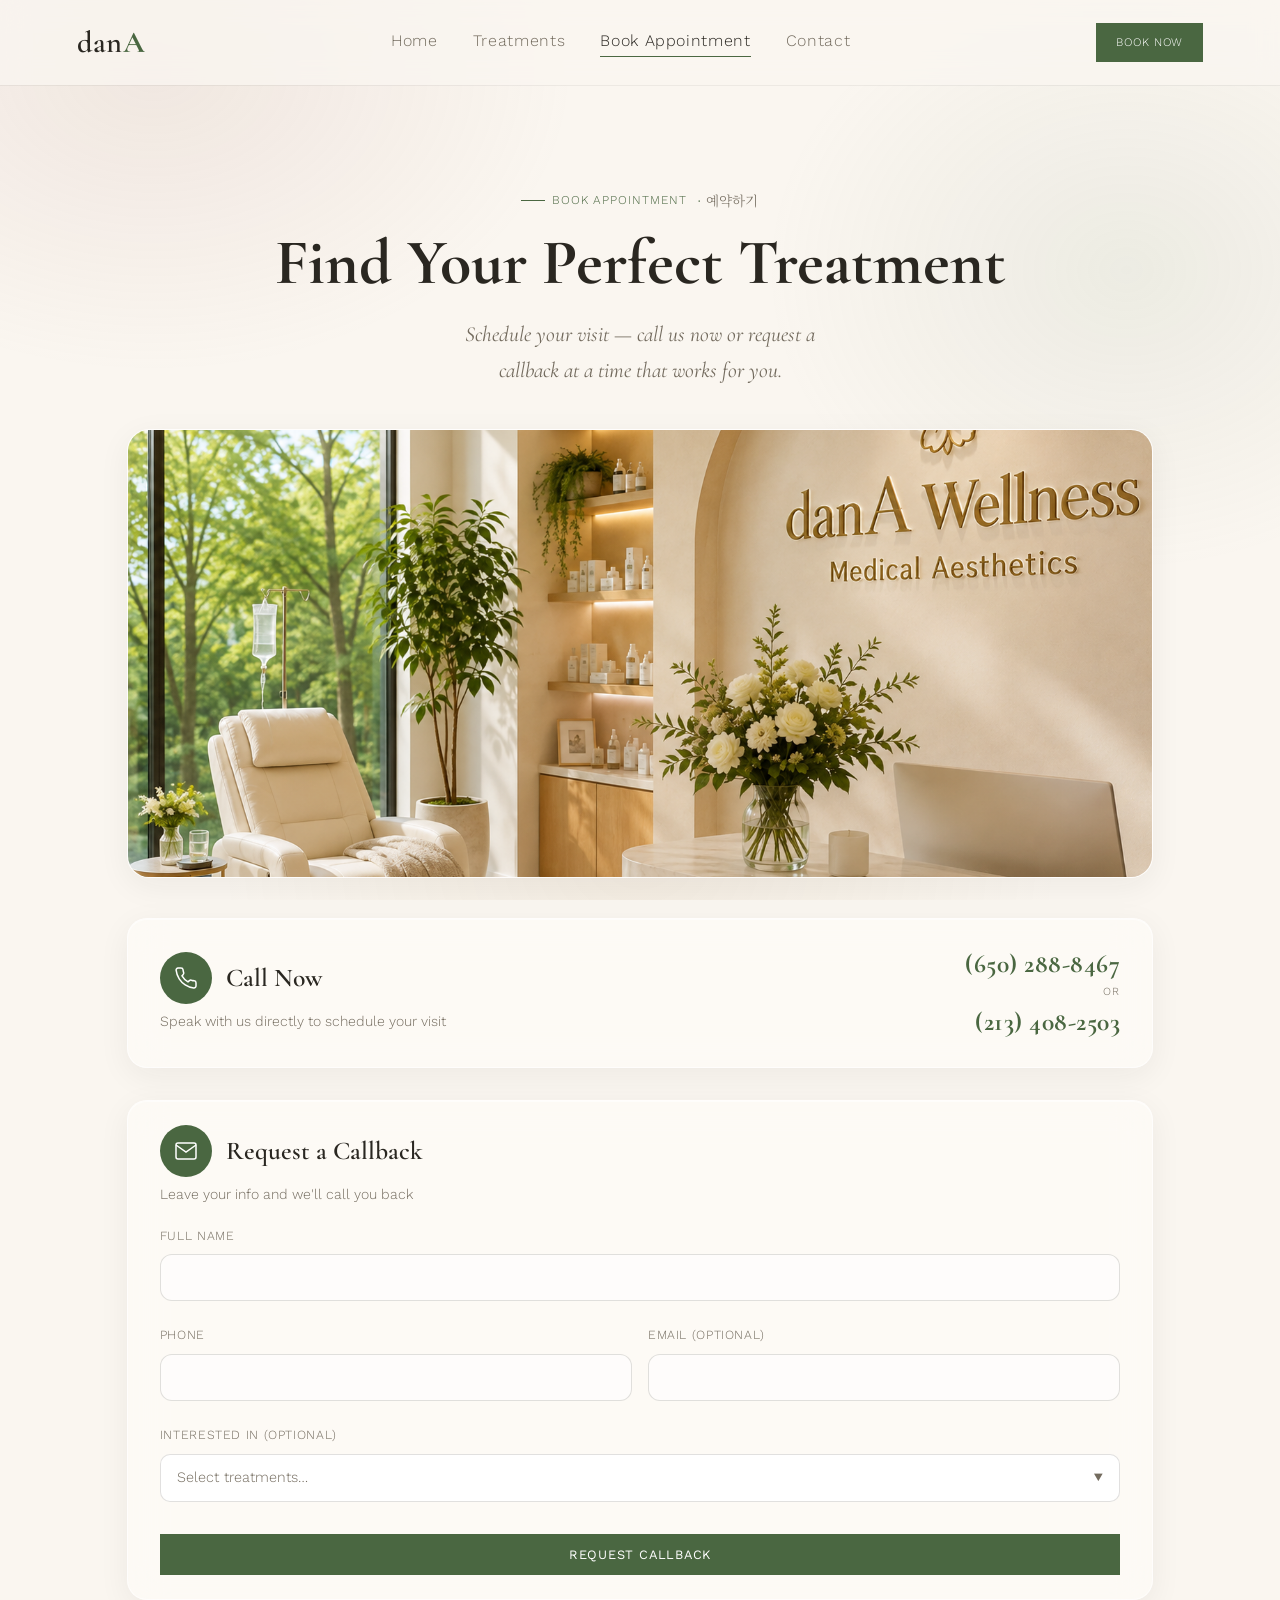
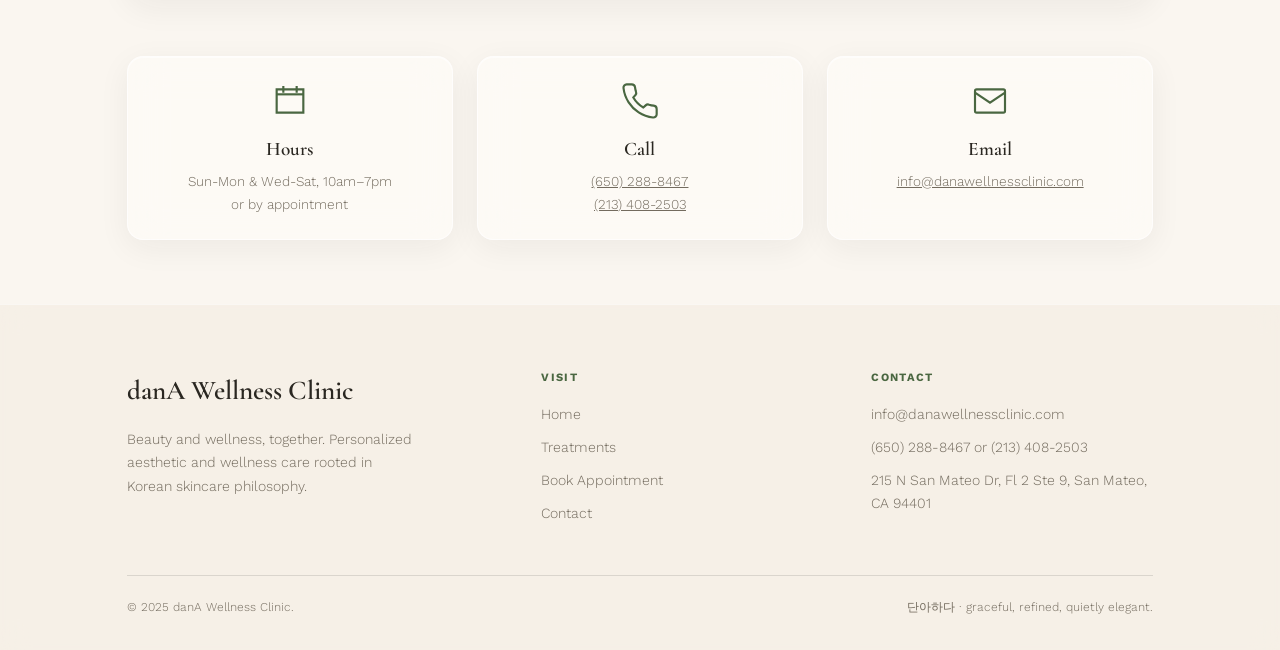
<file: book.html>
<!DOCTYPE html>
<html lang="en">
<head>
  <meta charset="UTF-8" />
  <meta name="viewport" content="width=device-width, initial-scale=1.0" />
  <title>Book Appointment · danA Wellness Clinic</title>

  <!-- SEO -->
  <meta name="description" content="Book your visit at danA Wellness Clinic in San Mateo — call us directly or request a callback at a time that works for you." />
  <link rel="canonical" href="https://danawellnessclinic.com/book.html" />

  <!-- Open Graph / social sharing -->
  <meta property="og:type" content="website" />
  <meta property="og:site_name" content="danA Wellness Clinic" />
  <meta property="og:title" content="Book Appointment · danA Wellness Clinic" />
  <meta property="og:description" content="Schedule your visit — call us now or request a callback at a time that works for you." />
  <meta property="og:url" content="https://danawellnessclinic.com/book.html" />
  <meta property="og:image" content="https://danawellnessclinic.com/images/book-appointment-top.png" />
  <meta name="twitter:card" content="summary_large_image" />
  <meta name="twitter:title" content="Book Appointment · danA Wellness Clinic" />
  <meta name="twitter:description" content="Schedule your visit — call us now or request a callback at a time that works for you." />
  <meta name="twitter:image" content="https://danawellnessclinic.com/images/book-appointment-top.png" />

  <link rel="icon" type="image/svg+xml" href="data:image/svg+xml,%3Csvg xmlns='http://www.w3.org/2000/svg' viewBox='0 0 32 32'%3E%3Ccircle cx='16' cy='16' r='16' fill='%23FAF6F0'/%3E%3Ctext x='4' y='23' font-family='Georgia' font-size='18' fill='%232A2721'%3Ed%3C/text%3E%3Ctext x='14' y='23' font-family='Georgia' font-weight='700' font-size='21' fill='%234A6741'%3EA%3C/text%3E%3C/svg%3E" />
  <link rel="stylesheet" href="styles.css?v=3" />
</head>
<body class="dana-app">

  <!-- HEADER -->
<header class="dana-header">
<a href="index.html" class="dana-logo"><span class="lc">dan</span><span class="cap">A</span></a>
<nav class="dana-nav" id="mainNav">
<a href="index.html">Home</a>
<a href="treatments.html">Treatments</a>
<a href="book.html" class="active">Book Appointment</a>
<a href="contact.html">Contact</a>
</nav>
<div style="display:flex;align-items:center;gap:1rem">
<a href="book.html" class="dana-btn filled small">Book Now</a>
<button class="nav-toggle" aria-label="Menu" onclick="document.getElementById('mainNav').classList.toggle('open')">
<span></span><span></span><span></span>
</button>
</div>
</header>

  <!-- ========== HERO ========== -->
  <section class="page-hero" style="padding-bottom:2.5rem">
    <div class="eyebrow" style="justify-content:center">
      Book Appointment
      <span class="kr-inline"><span class="dot">·</span>예약하기</span>
    </div>
    <h1>Find Your Perfect Treatment</h1>
    <p class="sub" style="margin-top:1rem">Schedule your visit — call us now or request a callback at a time that works for you.</p>
  </section>
  <section class="wrap" style="padding-top:0;padding-bottom:0">
<div class="glass phi-img" style="overflow:hidden;border-radius:22px;position:relative;margin-bottom:2.5rem;aspect-ratio:16/7">
<img src="images/book-appointment-top.png" alt="Book your appointment at danA Wellness Clinic" style="width:100%;height:100%;object-fit:cover;display:block" />
<div class="tint"></div>
</div>
</section>
  <!-- ========== CARDS ========== -->
  <section class="wrap" style="padding-top:0">
    <div style="display:grid; grid-template-columns:1fr; gap:2rem;">

      <!-- Card 1 — Call Now -->
      <div class="glass book-card" style="align-items:center;">
  <div class="book-card-main">
    <div class="book-card-icon-row">
      <div style="width:52px;height:52px;min-width:52px;border-radius:50%;background:var(--rose-deep);display:flex;align-items:center;justify-content:center;">
        <svg viewBox="0 0 24 24" fill="none" stroke="#fff" stroke-width="1.5" width="24" height="24">
          <path d="M22 16.9v3a2 2 0 0 1-2.2 2 19.8 19.8 0 0 1-8.6-3.1 19.5 19.5 0 0 1-6-6A19.8 19.8 0 0 1 2.1 4.2 2 2 0 0 1 4 2h3a2 2 0 0 1 2 1.7c.1.9.3 1.8.6 2.7a2 2 0 0 1-.4 2.1L8 9.9a16 16 0 0 0 6 6l1.4-1.3a2 2 0 0 1 2.1-.4c.9.3 1.8.5 2.7.6a2 2 0 0 1 1.8 2Z"/>
        </svg>
      </div>
      <h3 class="book-card-title" style="font-family:var(--font-heading,'Cormorant Garamond',serif);font-size:1.6rem;margin:0;">Call Now</h3>
    </div>
    <p style="font-size:0.88rem;color:var(--ink-soft);margin:0.4rem 0 0;">Speak with us directly to schedule your visit</p>
  </div>
  <div class="book-phone-group">
    <a href="tel:+16502888467" class="book-phone">(650) 288-8467</a>
    <span class="or-divider">or</span>
    <a href="tel:+12134082503" class="book-phone">(213) 408-2503</a>
  </div>
</div>

      <!-- Card 2 — Request a Callback -->
      <div class="glass book-card">
  <div class="book-card-main">
    <div class="book-card-icon-row">
      <div style="width:52px;height:52px;min-width:52px;border-radius:50%;background:var(--rose-deep);display:flex;align-items:center;justify-content:center;">
        <svg viewBox="0 0 24 24" fill="none" stroke="#fff" stroke-width="1.5" width="24" height="24">
          <path d="M4 4h16c1.1 0 2 .9 2 2v12c0 1.1-.9 2-2 2H4c-1.1 0-2-.9-2-2V6c0-1.1.9-2 2-2z"/>
          <polyline points="22,6 12,13 2,6"/>
        </svg>
      </div>
      <h3 class="book-card-title" style="font-family:var(--font-heading,'Cormorant Garamond',serif);font-size:1.6rem;margin:0;">Request a Callback</h3>
    </div>
    <p style="font-size:0.88rem;color:var(--ink-soft);margin:0.4rem 0 1.2rem;">Leave your info and we'll call you back</p>
    <form id="callbackForm">
            <!-- Honeypot: hidden from humans, bots tend to fill it. Do not remove. -->
            <div class="hp-field" aria-hidden="true">
              <label for="cb-company">Company</label>
              <input type="text" id="cb-company" name="company" tabindex="-1" autocomplete="off" />
            </div>

            <!-- Full Name -->
            <div class="field">
              <label for="cb-name">Full Name</label>
              <input type="text" id="cb-name" required />
            </div>

            <!-- Phone + Email side by side -->
            <div class="field-row">
              <div class="field">
                <label for="cb-phone">Phone</label>
                <input type="tel" id="cb-phone" required />
              </div>
              <div class="field">
                <label for="cb-email">Email (optional)</label>
                <input type="email" id="cb-email" />
              </div>
            </div>

            <!-- Treatment Dropdown (IN-FLOW — pushes content down) -->
            <div class="field" id="dropdownWrap">
              <label>Interested in (optional)</label>
              <div class="dropdown-toggle" id="dropdownToggle">
                <span id="dropdownLabel">Select treatments…</span>
                <span class="arrow" style="font-size:0.7rem;transition:transform 0.2s;">▼</span>
              </div>
              <!-- NO position:absolute — this stays in normal flow -->
              <div class="dropdown-list" id="dropdownList">
                <div class="dropdown-group-title" style="border-top:none;margin-top:0">Special Offers</div>
                <label class="dropdown-item"><input type="checkbox" value="Botox Bank (Xeomin)"> Botox Bank (Xeomin)</label>
                <label class="dropdown-item"><input type="checkbox" value="IV Therapy Package"> IV Therapy Package</label>
                <label class="dropdown-item"><input type="checkbox" value="Welcome Special"> Welcome Special</label>

                <div class="dropdown-group-title">IV Lounge</div>
                <label class="dropdown-item"><input type="checkbox" value="Beauty Glow IV"> Beauty Glow IV</label>
                <label class="dropdown-item"><input type="checkbox" value="Wellness Boost IV"> Wellness Boost IV</label>
                <label class="dropdown-item"><input type="checkbox" value="Jet Lag Recovery IV"> Jet Lag Recovery IV</label>
                <label class="dropdown-item"><input type="checkbox" value="Hangover Recovery IV"> Hangover Recovery IV</label>
                <label class="dropdown-item"><input type="checkbox" value="Myers' Cocktail IV"> Myers' Cocktail IV</label>
                <label class="dropdown-item"><input type="checkbox" value="NAD+ IV Therapy"> NAD+ IV Therapy</label>
                <label class="dropdown-item"><input type="checkbox" value="GLP-1 Microdosing"> GLP-1 Microdosing</label>
                <label class="dropdown-item"><input type="checkbox" value="Vitamin Injections"> Vitamin Injections</label>

                <div class="dropdown-group-title">Signature Wellness</div>
                <label class="dropdown-item"><input type="checkbox" value="Longevity & Performance"> Longevity &amp; Performance</label>
                <label class="dropdown-item"><input type="checkbox" value="Men's Wellness"> Men's Wellness</label>
                <label class="dropdown-item"><input type="checkbox" value="Women's Wellness"> Women's Wellness</label>
                <label class="dropdown-item"><input type="checkbox" value="Weight Management"> Weight Management</label>

                <div class="dropdown-group-title">Aesthetics</div>
                <label class="dropdown-item"><input type="checkbox" value="Injectables & Regenerative Treatments"> Injectables &amp; Regenerative Treatments</label>
                <label class="dropdown-item"><input type="checkbox" value="Skin Tightening & Lifting"> Skin Tightening &amp; Lifting</label>

                <div class="dropdown-group-title">Signature Skin</div>
                <label class="dropdown-item"><input type="checkbox" value="The Prelude"> The Prelude</label>
                <label class="dropdown-item"><input type="checkbox" value="The Emergence"> The Emergence</label>
                <label class="dropdown-item"><input type="checkbox" value="The Timeless"> The Timeless</label>

                <label class="dropdown-item" style="border-top:1px solid rgba(0,0,0,0.06);margin-top:0.2rem;padding-top:0.5rem"><input type="checkbox" value="Not sure yet / Consultation"> Not sure yet / Consultation</label>
              </div>
            </div>

            <button type="submit" class="dana-btn filled" style="width:100%;justify-content:center;margin-top:0.5rem;">
              Request Callback
            </button>
          </form>

          <div id="confirmMsg" style="display:none;border-left:2px solid var(--sage);padding:0.8rem 1rem;margin-top:0.8rem;font-size:0.82rem;border-radius:10px;background:rgba(150,167,141,0.12);">
            Thank you! We've received your request and will call you back soon. For anything urgent, reach us at <a href="mailto:info@danawellnessclinic.com" style="color:var(--rose-deep)">info@danawellnessclinic.com</a>.
          </div>
        </div>
      </div>

    </div>
  </section>

  <!-- ========== INFO GRID ========== -->
  <section class="wrap" style="padding-top:3.5rem">
    <div class="info-grid">
      <div class="info-card glass">
        <div class="ic"><svg viewBox="0 0 24 24" fill="none" stroke="currentColor" stroke-width="1.3"><path d="M4 5h16v14H4z"/><path d="M4 8h16"/><path d="M8 3v4M16 3v4"/></svg></div>
        <h4>Hours</h4>
        <p>Sun-Mon & Wed-Sat, 10am–7pm<br/>or by appointment</p>
      </div>
      <div class="info-card glass">
        <div class="ic"><svg viewBox="0 0 24 24" fill="none" stroke="currentColor" stroke-width="1.3"><path d="M22 16.9v3a2 2 0 0 1-2.2 2 19.8 19.8 0 0 1-8.6-3.1 19.5 19.5 0 0 1-6-6A19.8 19.8 0 0 1 2.1 4.2 2 2 0 0 1 4 2h3a2 2 0 0 1 2 1.7c.1.9.3 1.8.6 2.7a2 2 0 0 1-.4 2.1L8 9.9a16 16 0 0 0 6 6l1.4-1.3a2 2 0 0 1 2.1-.4c.9.3 1.8.5 2.7.6a2 2 0 0 1 1.8 2Z"/></svg></div>
        <h4>Call</h4>
        <p><a href="tel:+16502888467" style="color:inherit">(650) 288-8467</a><br><a href="tel:+12134082503" style="color:inherit">(213) 408-2503</a></p>
      </div>
      <div class="info-card glass">
        <div class="ic"><svg viewBox="0 0 24 24" fill="none" stroke="currentColor" stroke-width="1.3"><rect x="3" y="5" width="18" height="14" rx="1"/><path d="M3 7l9 6 9-6"/></svg></div>
        <h4>Email</h4>
        <p><a href="mailto:info@danawellnessclinic.com" style="color:inherit">info@danawellnessclinic.com</a></p>
      </div>
    </div>
  </section>

  <!-- FOOTER -->
<footer class="dana-footer">
<div class="wrap">
<div class="foot-grid">
<div>
<div class="foot-logo"><span class="lc">dan</span><span class="cap">A</span> Wellness Clinic</div>
<p class="foot-desc">Beauty and wellness, together. Personalized aesthetic and wellness care rooted in Korean skincare philosophy.</p>
</div>
<div class="foot-col">
<h5>Visit</h5>
<a href="index.html">Home</a>
<a href="treatments.html">Treatments</a>
<a href="book.html">Book Appointment</a>
<a href="contact.html">Contact</a>
</div>
<div class="foot-col">
<h5>Contact</h5>
<a href="mailto:info@danawellnessclinic.com">info@danawellnessclinic.com</a>
<a href="tel:+16502888467">(650) 288-8467 or (213) 408-2503</a>
<a href="contact.html">215 N San Mateo Dr, Fl 2 Ste 9, San Mateo, CA 94401</a>
</div>
</div>
<div class="foot-bottom">
<span>© 2025 danA Wellness Clinic.</span>
<span>단아하다 · graceful, refined, quietly elegant.</span>
</div>
</div>
</footer>

  <!-- ========== JAVASCRIPT ========== -->
  <script>
    

    // --- Dropdown (in-flow, pushes content down) ---
    const toggle = document.getElementById('dropdownToggle');
    const list = document.getElementById('dropdownList');
    const label = document.getElementById('dropdownLabel');
    const wrap = document.getElementById('dropdownWrap');

    toggle.addEventListener('click', () => {
      const isOpen = list.classList.toggle('open');
      toggle.classList.toggle('open', isOpen);
    });

    // Close when clicking outside
    document.addEventListener('click', (e) => {
      if (!wrap.contains(e.target)) {
        list.classList.remove('open');
        toggle.classList.remove('open');
      }
    });

    // Update label when checkboxes change
    list.addEventListener('change', () => {
      const checked = list.querySelectorAll('input[type="checkbox"]:checked');
      if (checked.length === 0) {
        label.textContent = 'Select treatments…';
        toggle.classList.remove('has-selection');
      } else {
        label.textContent = checked.length + ' treatment' + (checked.length > 1 ? 's' : '') + ' selected';
        toggle.classList.add('has-selection');
      }
    });

    // --- Form Submit (sends to Google Sheet via Apps Script) ---
    // Deployed Apps Script Web App endpoint. See GOOGLE_SHEET_SETUP.md to redeploy/update.
    const CALLBACK_ENDPOINT = 'https://script.google.com/macros/s/AKfycbyDhYD1_TxHOmYmoRdKJJ40dIt0qdXvp8p6wOIrxK6W5gS-uHbYjpdij-9j73QheE-i/exec';

    document.getElementById('callbackForm').addEventListener('submit', (e) => {
      e.preventDefault();
      const form = document.getElementById('callbackForm');
      const submitBtn = form.querySelector('button[type="submit"]');
      const confirmMsg = document.getElementById('confirmMsg');

      const name = document.getElementById('cb-name').value.trim();
      const phone = document.getElementById('cb-phone').value.trim();
      const email = document.getElementById('cb-email').value.trim();
      const company = document.getElementById('cb-company').value.trim(); // honeypot
      const checked = list.querySelectorAll('input[type="checkbox"]:checked');
      const treatments = checked.length
        ? Array.from(checked).map(c => c.value).join(', ')
        : 'Not specified';

      // Build a "simple" form-encoded request to avoid a CORS preflight.
      const params = new URLSearchParams();
      params.append('formType', 'Callback');
      params.append('name', name);
      params.append('phone', phone);
      params.append('email', email);
      params.append('treatments', treatments);
      params.append('company', company); // honeypot — server drops the row if filled

      submitBtn.disabled = true;
      submitBtn.textContent = 'Sending…';

      fetch(CALLBACK_ENDPOINT, {
        method: 'POST',
        mode: 'no-cors', // Apps Script web apps don't return CORS headers
        body: params
      })
      .then(() => {
        confirmMsg.style.display = 'block';
        form.reset();
        label.textContent = 'Select treatments…';
        toggle.classList.remove('has-selection');
      })
      .catch(() => {
        // Fallback to email if the request never leaves the browser
        const subject = encodeURIComponent('Callback Request — danA Wellness Clinic');
        const body = encodeURIComponent(
          'Name: ' + name + '\nPhone: ' + phone + '\nEmail: ' + email + '\nInterested in: ' + treatments + '\n\nPlease call me back to schedule an appointment.'
        );
        window.location.href = 'mailto:info@danawellnessclinic.com?subject=' + subject + '&body=' + body;
        confirmMsg.style.display = 'block';
      })
      .finally(() => {
        submitBtn.disabled = false;
        submitBtn.textContent = 'Request Callback';
      });
    });
  </script>

  <!-- ========== DROPDOWN STYLES (add to styles.css or keep here) ========== -->
  <style>
    /* Dropdown toggle */
    .dropdown-toggle {
      width: 100%;
      background: #fff;
      border: 1px solid rgba(42,39,33,0.14);
      border-radius: 10px;
      padding: 0.7rem 1rem;
      cursor: pointer;
      display: flex;
      justify-content: space-between;
      align-items: center;
      font-size: 0.9rem;
      color: var(--ink-soft);
      box-sizing: border-box;
    }
    .dropdown-toggle.has-selection { color: var(--ink); }
    .dropdown-toggle.open .arrow { transform: rotate(180deg); }

    /* Dropdown list — IN NORMAL FLOW (no absolute!) */
    .dropdown-list {
      display: none;
      background: #fff;
      border: 1px solid var(--sage);
      border-radius: 10px;
      margin-top: 0.3rem;
      max-height: 260px;
      overflow-y: auto;
      padding: 0.2rem 0;
    }
    .dropdown-list.open { display: block; }

    .dropdown-group-title {
      font-size: 0.7rem;
      font-weight: 600;
      letter-spacing: 0.05em;
      text-transform: uppercase;
      color: var(--rose-deep);
      padding: 0.4rem 0.6rem 0.1rem;
      border-top: 1px solid rgba(0,0,0,0.06);
      margin-top: 0.2rem;
    }

    /* Checkbox + text alignment fix */
.dropdown-item {
display: flex;
align-items: center;
gap: 0.5rem;
padding: 0.3rem 0.6rem;
cursor: pointer;
font-size: 0.8rem;
color: var(--ink);
line-height: 1.65;
}
.dropdown-item:hover { background: rgba(74,103,65,0.06); }
.dropdown-item input[type="checkbox"] {
  appearance: none;
  -webkit-appearance: none;
  flex-shrink: 0;
  flex-grow: 0;
  margin: 0;
  padding: 0;
  width: 14px;
  height: 14px;
  min-width: 14px;
  background: #fff;
  border: 1.5px solid var(--sage);
  border-radius: 3px;
  cursor: pointer;
  position: relative;
  top: 3.6px;
}
.dropdown-item input[type="checkbox"]:checked {
  background: var(--rose-deep);
  border-color: var(--rose-deep);
}
.dropdown-item input[type="checkbox"]:checked::after {
  content: "";
  position: absolute;
  left: 3px;
  top: 0px;
  width: 4px;
  height: 8px;
  border: solid #fff;
  border-width: 0 2px 2px 0;
  transform: rotate(45deg);
}

    /* Info grid */
    .info-grid {
      display: grid;
      grid-template-columns: repeat(auto-fit, minmax(200px, 1fr));
      gap: 1.5rem;
    }
    .info-card { text-align: center; padding: 1.5rem 1rem; border-radius: 16px; }
    .info-card .ic { width: 40px; height: 40px; margin: 0 auto 0.8rem; }
    .info-card .ic svg { width: 100%; height: 100%; stroke: var(--rose-deep); }
    .info-card h4 { font-family: 'Cormorant Garamond', serif; margin-bottom: 0.3rem; }
    .info-card p { font-size: 0.85rem; color: var(--ink-soft); }
    .info-card a { color: inherit; }

    /* Honeypot — visually removed but still present for bots to fill */
    .hp-field {
      position: absolute !important;
      left: -9999px !important;
      top: -9999px !important;
      width: 1px;
      height: 1px;
      overflow: hidden;
    }

    
    .field-row { display: grid; grid-template-columns: 1fr 1fr; gap: 1rem; }

.book-phone-group {
  display: flex;
  flex-direction: column;
  align-items: flex-end;
  gap: 0.15rem;
}
.book-phone-group .book-phone {
  font-size: 1.6rem;
  font-weight: 700;
  color: var(--rose-deep);
  letter-spacing: 0.02em;
  text-decoration: none;
  white-space: nowrap;
  font-family: 'Cormorant Garamond', serif;
}
.book-phone-group .or-divider {
  font-size: 0.68rem;
  color: var(--ink-soft);
  text-transform: uppercase;
  letter-spacing: 0.08em;
  line-height: 1;
}
.book-card-main {
  flex: 1;
  display: flex;
  flex-direction: column;
}
.book-card-icon-row {
  display: flex;
  align-items: center;
  gap: 0.9rem;
}
@media (max-width: 700px) {
  .field-row { grid-template-columns: 1fr; }
  .book-card { flex-direction: column !important; align-items: stretch !important; padding: 1.5rem !important; }
  .book-phone-group { align-items: flex-start; margin-top: 0.8rem; }
  .info-grid { grid-template-columns: 1fr; }
}
  </style>

<script>
document.addEventListener('click', function(e) {
  var nav = document.getElementById('mainNav');
  var toggle = document.querySelector('.nav-toggle');
  if (nav.classList.contains('open') && !nav.contains(e.target) && !toggle.contains(e.target)) {
    nav.classList.remove('open');
  }
});
</script>
</body>
</html>
</file>
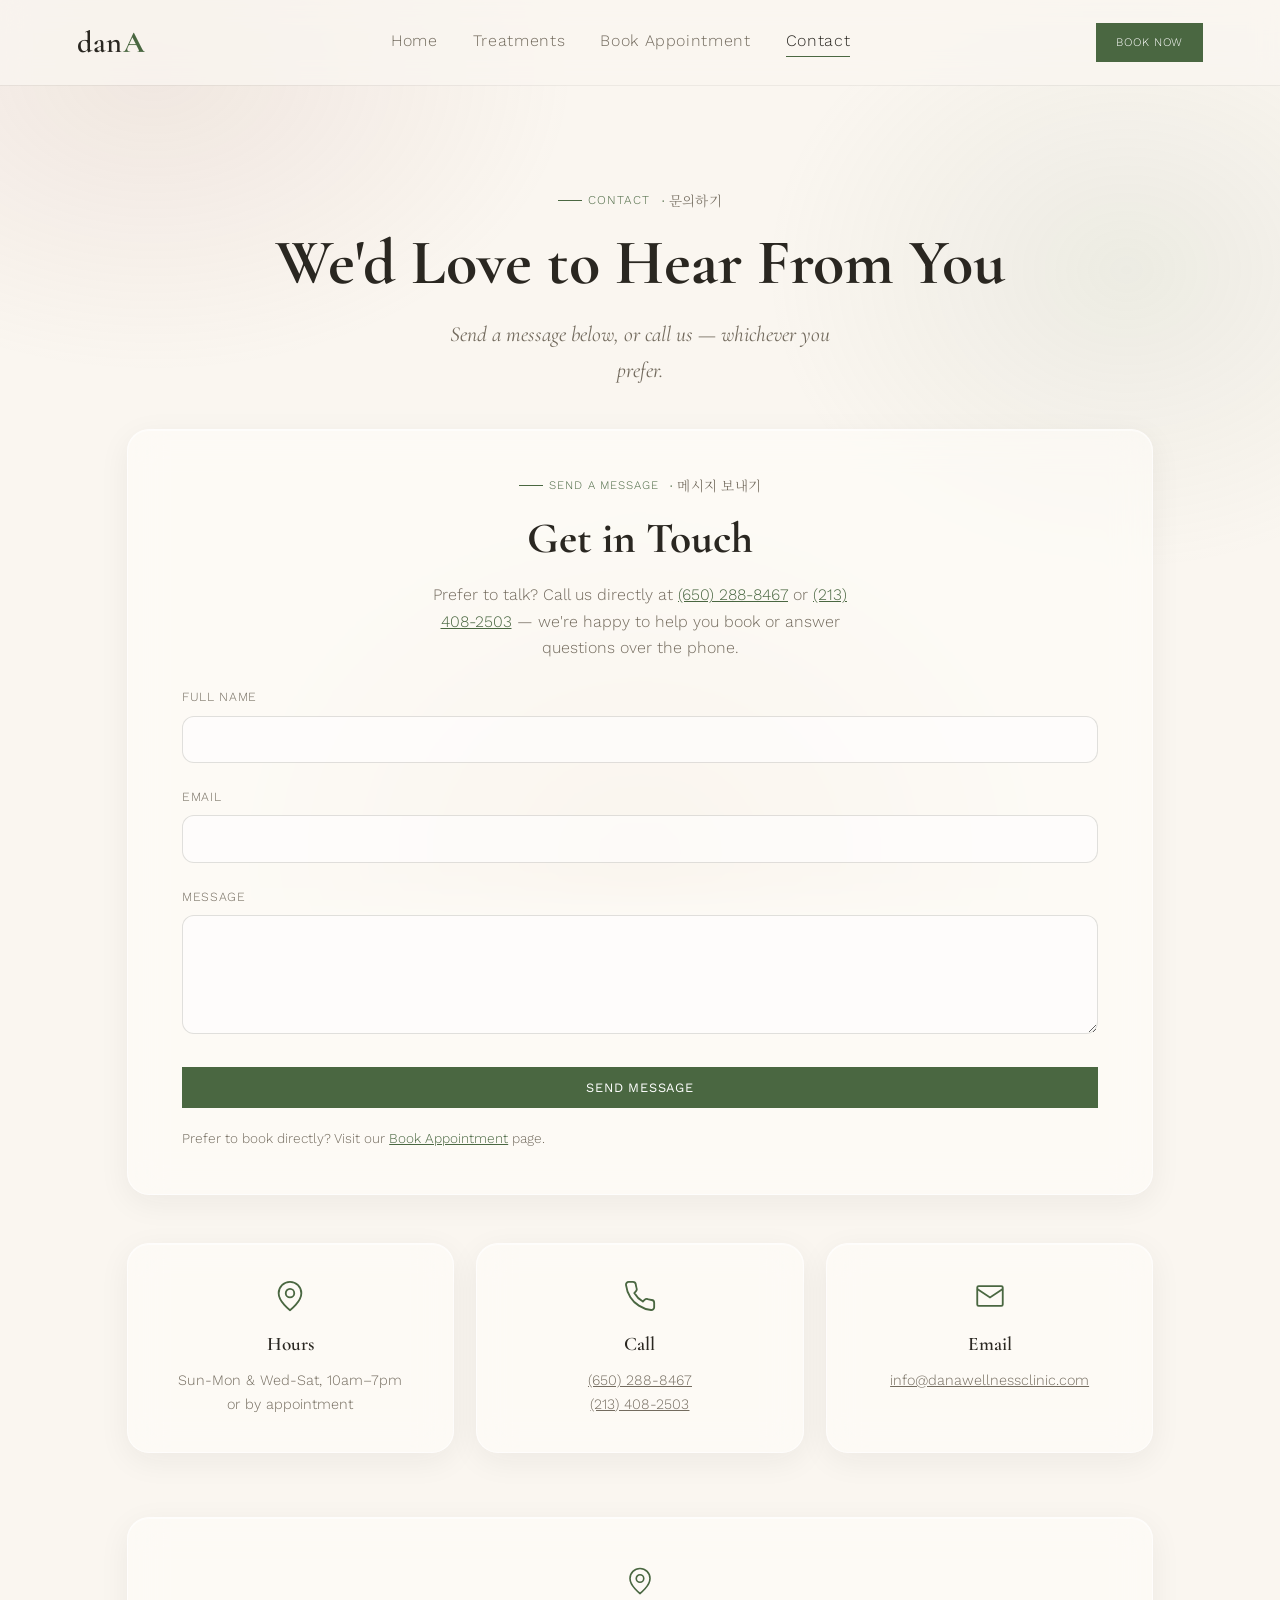
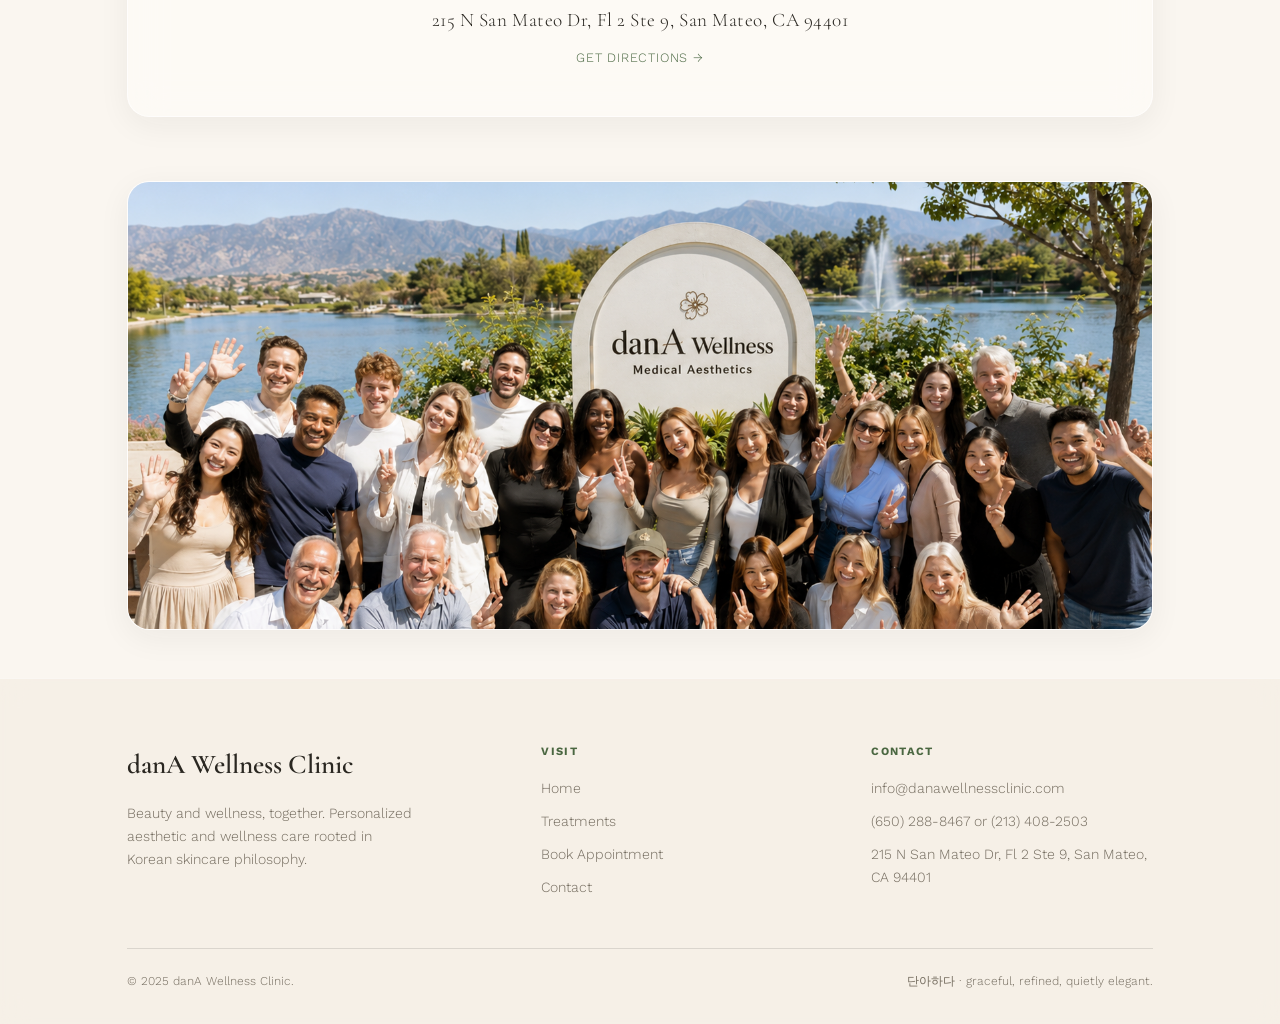
<file: contact.html>
<!DOCTYPE html>
<html lang="en">
<head>
  <meta charset="UTF-8" />
  <meta name="viewport" content="width=device-width, initial-scale=1.0" />
  <title>Contact — danA Wellness Clinic</title>

  <!-- SEO -->
  <meta name="description" content="Contact danA Wellness Clinic in San Mateo — send a message, call (650) 288-8467, or visit us at 215 N San Mateo Dr, Fl 2 Ste 9." />
  <link rel="canonical" href="https://danawellnessclinic.com/contact.html" />

  <!-- Open Graph / social sharing -->
  <meta property="og:type" content="website" />
  <meta property="og:site_name" content="danA Wellness Clinic" />
  <meta property="og:title" content="Contact — danA Wellness Clinic" />
  <meta property="og:description" content="Send a message, call us, or visit our San Mateo clinic. We'd love to hear from you." />
  <meta property="og:url" content="https://danawellnessclinic.com/contact.html" />
  <meta property="og:image" content="https://danawellnessclinic.com/images/consultation-clinic.webp" />
  <meta name="twitter:card" content="summary_large_image" />
  <meta name="twitter:title" content="Contact — danA Wellness Clinic" />
  <meta name="twitter:description" content="Send a message, call us, or visit our San Mateo clinic. We'd love to hear from you." />
  <meta name="twitter:image" content="https://danawellnessclinic.com/images/consultation-clinic.webp" />

  <link rel="icon" type="image/svg+xml" href="data:image/svg+xml,%3Csvg xmlns='http://www.w3.org/2000/svg' viewBox='0 0 32 32'%3E%3Ccircle cx='16' cy='16' r='16' fill='%23FAF6F0'/%3E%3Ctext x='4' y='23' font-family='Georgia' font-size='18' fill='%232A2721'%3Ed%3C/text%3E%3Ctext x='14' y='23' font-family='Georgia' font-weight='700' font-size='21' fill='%234A6741'%3EA%3C/text%3E%3C/svg%3E" />
  <link rel="stylesheet" href="styles.css?v=3" />
</head>
<body>
  <!-- HEADER -->
  <header class="dana-header">
    <a href="index.html" class="dana-logo"><span class="lc">dan</span><span class="cap">A</span></a>
    <nav class="dana-nav" id="mainNav">
      <a href="index.html">Home</a>
      <a href="treatments.html">Treatments</a>
      <a href="book.html">Book Appointment</a>
      <a href="contact.html" class="active">Contact</a>
    </nav>
    <div style="display:flex;align-items:center;gap:1rem">
      <a href="book.html" class="dana-btn filled small">Book Now</a>
      <button class="nav-toggle" aria-label="Menu" onclick="document.getElementById('mainNav').classList.toggle('open')">
        <span></span><span></span><span></span>
      </button>
    </div>
  </header>

  <!-- HERO -->
  <section class="page-hero" style="padding-bottom:2.5rem">
    <div class="eyebrow" style="justify-content:center">
      Contact
      <span class="kr-inline"><span class="dot">·</span>문의하기</span>
    </div>
    <h1>We'd Love to Hear From You</h1>
    <p class="sub" style="margin-top:1rem">Send a message below, or call us — whichever you prefer.</p>
  </section>

  <!-- FORM -->
  <section class="wrap" style="padding-top:0">
    <div class="form-wrap glass">
      <div class="eyebrow" style="justify-content:center;flex-wrap:wrap">
        <span style="white-space:nowrap">Send a Message</span>
        <span class="kr-inline"><span class="dot">·</span>메시지 보내기</span>
      </div>
      <h2 style="text-align:center">Get in Touch</h2>
      <p style="text-align:center;margin:0 auto 1.6rem;max-width:44ch">
        Prefer to talk? Call us directly at <a href="tel:+16502888467" style="color:var(--rose-deep)">(650) 288-8467</a> or <a href="tel:+12134082503" style="color:var(--rose-deep)">(213) 408-2503</a> — we're happy to help you book or answer questions over the phone.
      </p>
      <form id="contactForm" style="margin-top:1.5rem">
        <!-- Honeypot: hidden from humans, bots tend to fill it. Do not remove. -->
        <div class="hp-field" aria-hidden="true">
          <label for="c-company">Company</label>
          <input type="text" id="c-company" name="company" tabindex="-1" autocomplete="off" />
        </div>

        <div class="field">
          <label for="c-name">Full Name</label>
          <input type="text" id="c-name" required />
        </div>
        <div class="field">
          <label for="c-email">Email</label>
          <input type="email" id="c-email" required />
        </div>
        <div class="field">
          <label for="c-message">Message</label>
          <textarea id="c-message" rows="5" required></textarea>
        </div>
        <button type="submit" class="dana-btn filled" style="width:100%;justify-content:center">Send Message</button>
        <p class="form-note">Prefer to book directly? Visit our <a href="book.html" style="color:var(--rose-deep)">Book Appointment</a> page.</p>
      </form>

      <div id="contactConfirm" style="display:none;border-left:2px solid var(--sage);padding:0.8rem 1rem;margin-top:1rem;font-size:0.85rem;border-radius:10px;background:rgba(150,167,141,0.12);">
        Thank you! We've received your message and will get back to you soon. For anything urgent, call us at <a href="tel:+16502888467" style="color:var(--rose-deep)">(650) 288-8467</a>.
      </div>
    </div>
  </section>

  <!-- INFO GRID -->
  <section class="wrap" style="padding-top:3rem">
    <div class="info-grid">
      <div class="info-card glass">
        <div class="ic"><svg viewBox="0 0 24 24" fill="none" stroke="currentColor" stroke-width="1.3"><path d="M20 10c0 6-8 12-8 12S4 16 4 10a8 8 0 0 1 16 0Z"/><circle cx="12" cy="10" r="3"/></svg></div>
        <h4>Hours</h4>
        <p>Sun-Mon & Wed-Sat, 10am–7pm<br/>or by appointment</p>
      </div>
      <div class="info-card glass">
        <div class="ic"><svg viewBox="0 0 24 24" fill="none" stroke="currentColor" stroke-width="1.3"><path d="M22 16.9v3a2 2 0 0 1-2.2 2 19.8 19.8 0 0 1-8.6-3.1 19.5 19.5 0 0 1-6-6A19.8 19.8 0 0 1 2.1 4.2 2 2 0 0 1 4 2h3a2 2 0 0 1 2 1.7c.1.9.3 1.8.6 2.7a2 2 0 0 1-.4 2.1L8 9.9a16 16 0 0 0 6 6l1.4-1.3a2 2 0 0 1 2.1-.4c.9.3 1.8.5 2.7.6a2 2 0 0 1 1.8 2Z"/></svg></div>
        <h4>Call</h4>
        <p><a href="tel:+16502888467" style="color:inherit">(650) 288-8467</a><br><a href="tel:+12134082503" style="color:inherit">(213) 408-2503</a></p>
      </div>
      <div class="info-card glass">
        <div class="ic"><svg viewBox="0 0 24 24" fill="none" stroke="currentColor" stroke-width="1.3"><rect x="3" y="5" width="18" height="14" rx="1"/><path d="M3 7l9 6 9-6"/></svg></div>
        <h4>Email</h4>
        <p><a href="mailto:info@danawellnessclinic.com" style="color:inherit">info@danawellnessclinic.com</a></p>
      </div>
    </div>

    <!-- MAP BLOCK -->
    <a href="https://www.google.com/maps/search/?api=1&query=215+N+San+Mateo+Dr,+San+Mateo,+CA+94401" target="_blank" rel="noopener noreferrer" class="map-block glass">
      <svg width="30" height="30" viewBox="0 0 24 24" fill="none" stroke="currentColor" stroke-width="1.3" style="color:var(--rose-deep)"><path d="M20 10c0 6-8 12-8 12S4 16 4 10a8 8 0 0 1 16 0Z"/><circle cx="12" cy="10" r="3"/></svg>
      <span style="color:var(--ink);font-family:'Cormorant Garamond', serif;font-size:1.2rem">215 N San Mateo Dr, Fl 2 Ste 9, San Mateo, CA 94401</span>
      <span style="font-size:0.8rem;letter-spacing:0.06em;text-transform:uppercase;color:var(--rose-deep)">Get Directions →</span>
    </a>
    <div class="glass phi-img" style="overflow:hidden;border-radius:22px;position:relative;margin-top:2.5rem;aspect-ratio:16/7">
  <img src="images/contact-bottom.png" alt="danA Wellness Clinic" style="width:100%;height:100%;object-fit:cover;display:block" />
  <div class="tint"></div>
</div>
  </section>

  <!-- FOOTER -->
  <footer class="dana-footer">
    <div class="wrap">
      <div class="foot-grid">
        <div>
          <div class="foot-logo"><span class="lc">dan</span><span class="cap">A</span> Wellness Clinic</div>
          <p class="foot-desc">Beauty and wellness, together. Personalized aesthetic and wellness care rooted in Korean skincare philosophy.</p>
        </div>
        <div class="foot-col">
          <h5>Visit</h5>
          <a href="index.html">Home</a>
          <a href="treatments.html">Treatments</a>
          <a href="book.html">Book Appointment</a>
          <a href="contact.html">Contact</a>
        </div>
        <div class="foot-col">
          <h5>Contact</h5>
          <a href="mailto:info@danawellnessclinic.com">info@danawellnessclinic.com</a>
          <a href="tel:+16502888467">(650) 288-8467 or (213) 408-2503</a>
          <a href="contact.html">215 N San Mateo Dr, Fl 2 Ste 9, San Mateo, CA 94401</a>
        </div>
      </div>
      <div class="foot-bottom">
        <span>© 2025 danA Wellness Clinic.</span>
        <span>단아하다 · graceful, refined, quietly elegant.</span>
      </div>
    </div>
  </footer>

  <script>
    // Sends contact messages to the same Google Sheet endpoint as the callback form.
    var CONTACT_ENDPOINT = 'https://script.google.com/macros/s/AKfycbyDhYD1_TxHOmYmoRdKJJ40dIt0qdXvp8p6wOIrxK6W5gS-uHbYjpdij-9j73QheE-i/exec';

    document.getElementById('contactForm').addEventListener('submit', function(e) {
      e.preventDefault();
      var form = document.getElementById('contactForm');
      var submitBtn = form.querySelector('button[type="submit"]');
      var confirmMsg = document.getElementById('contactConfirm');

      var name = document.getElementById('c-name').value.trim();
      var email = document.getElementById('c-email').value.trim();
      var message = document.getElementById('c-message').value.trim();
      var company = document.getElementById('c-company').value.trim(); // honeypot

      // Simple form-encoded body avoids a CORS preflight against Apps Script.
      var params = new URLSearchParams();
      params.append('formType', 'Contact');
      params.append('name', name);
      params.append('email', email);
      params.append('message', message);
      params.append('company', company); // honeypot — server drops the row if filled

      submitBtn.disabled = true;
      submitBtn.textContent = 'Sending…';

      fetch(CONTACT_ENDPOINT, {
        method: 'POST',
        mode: 'no-cors', // Apps Script web apps don't return CORS headers
        body: params
      })
      .then(function() {
        confirmMsg.style.display = 'block';
        form.reset();
      })
      .catch(function() {
        // Fallback to email if the request never leaves the browser
        var subject = encodeURIComponent('Message from ' + name + ' — danA Wellness Clinic Website');
        var body = encodeURIComponent('Name: ' + name + '\nEmail: ' + email + '\n\n' + message);
        window.location.href = 'mailto:info@danawellnessclinic.com?subject=' + subject + '&body=' + body;
        confirmMsg.style.display = 'block';
      })
      .finally(function() {
        submitBtn.disabled = false;
        submitBtn.textContent = 'Send Message';
      });
    });
    document.addEventListener('click', function(e) {
  var nav = document.getElementById('mainNav');
  var toggle = document.querySelector('.nav-toggle');
  if (nav.classList.contains('open') && !nav.contains(e.target) && !toggle.contains(e.target)) {
    nav.classList.remove('open');
  }
});
  </script>
</body>
</html>
</file>
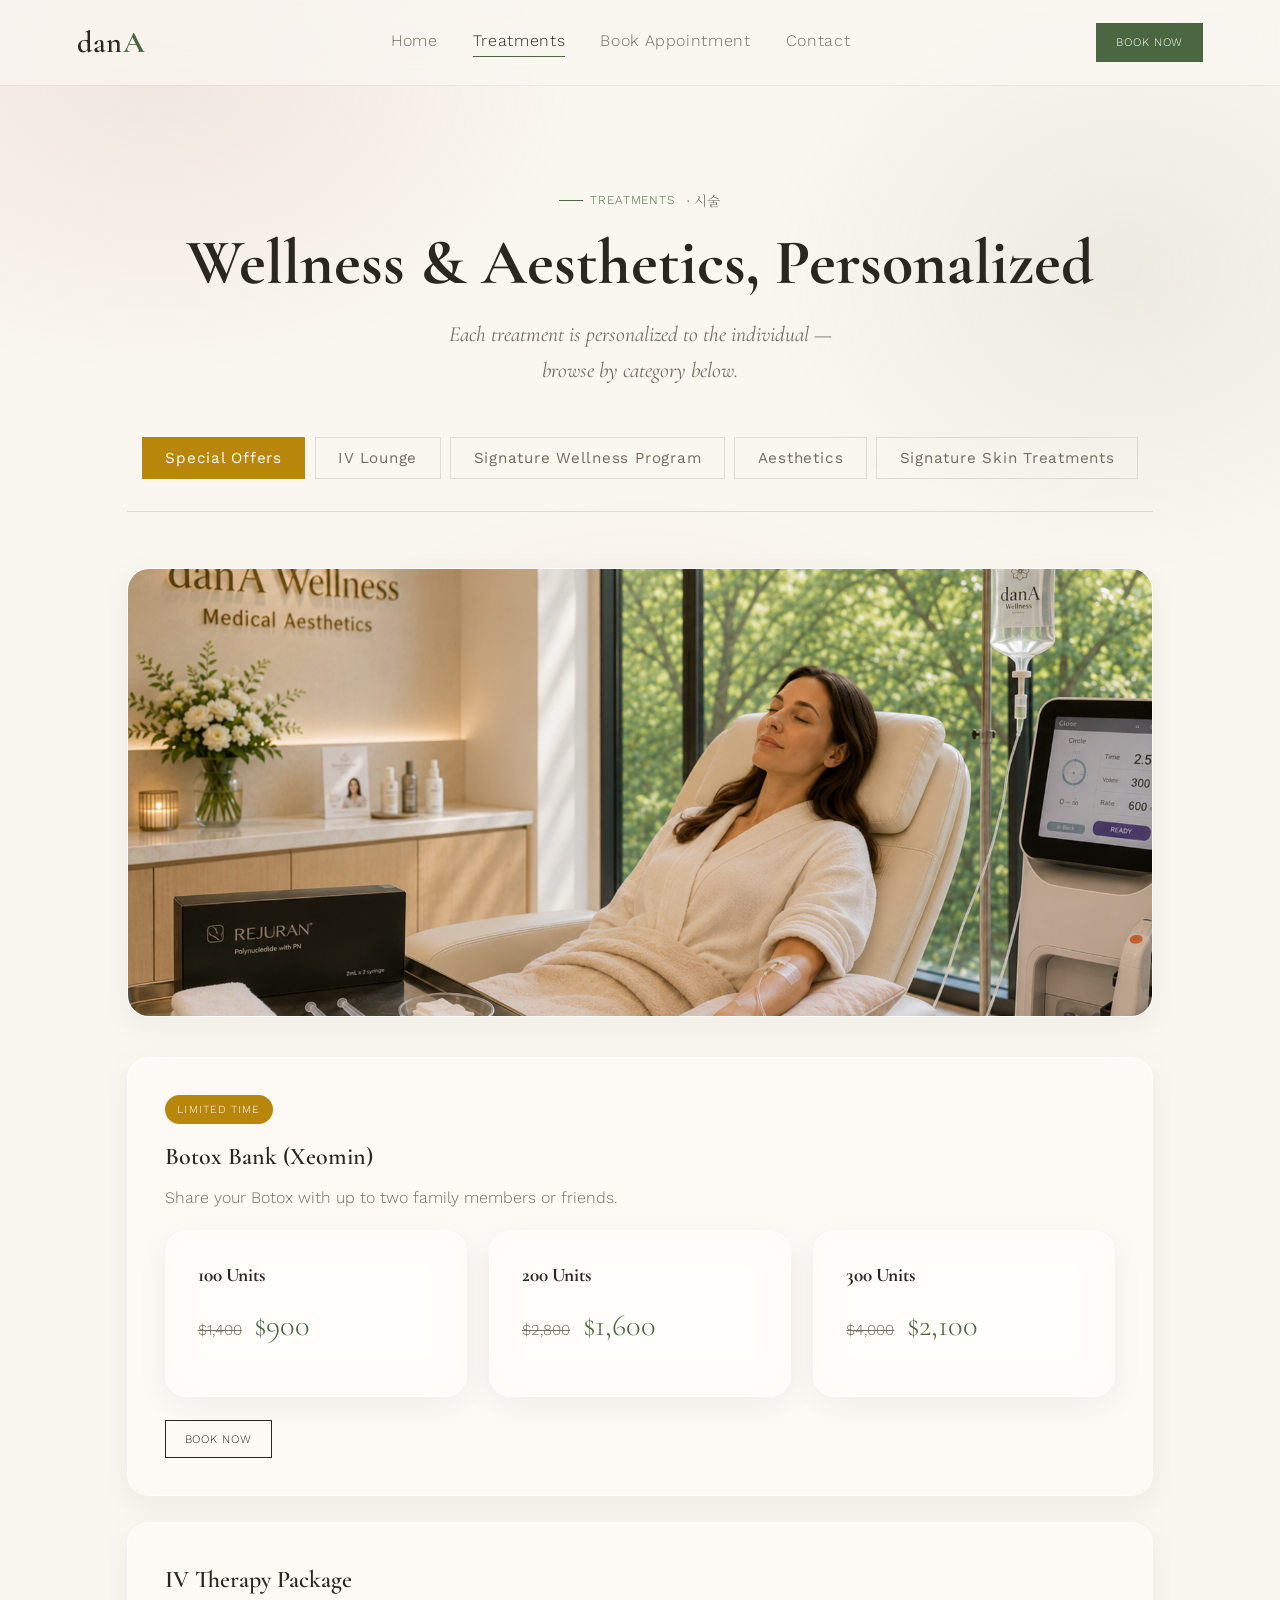
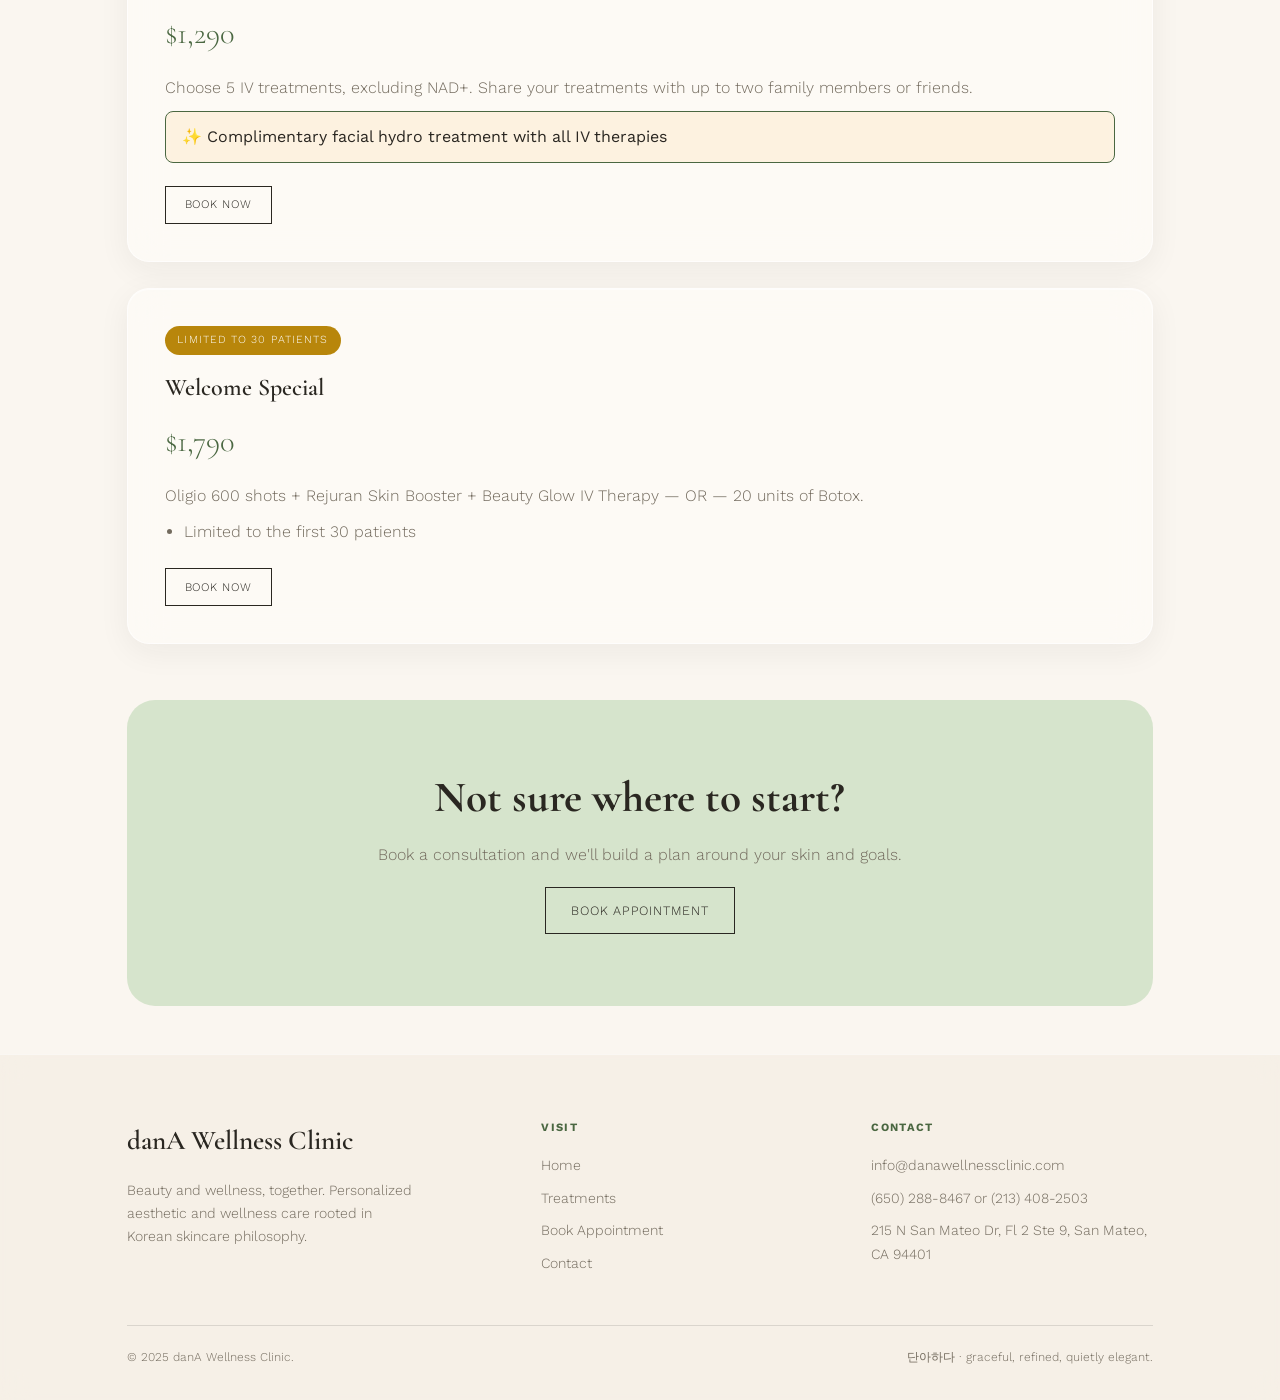
<file: treatments.html>
<!DOCTYPE html>
<html lang="en">
<head>
  <meta charset="UTF-8" />
  <meta name="viewport" content="width=device-width, initial-scale=1.0" />
  <title>Treatments · danA Wellness Clinic</title>

  <!-- SEO -->
  <meta name="description" content="Explore treatments at danA Wellness Clinic in San Mateo — IV therapy, injectables, skin tightening, weight management, and signature skin rejuvenation, plus current special offers." />
  <link rel="canonical" href="https://danawellnessclinic.com/treatments.html" />

  <!-- Open Graph / social sharing -->
  <meta property="og:type" content="website" />
  <meta property="og:site_name" content="danA Wellness Clinic" />
  <meta property="og:title" content="Treatments · danA Wellness Clinic" />
  <meta property="og:description" content="IV therapy, injectables, skin tightening, weight management, and signature skin rejuvenation — plus current special offers." />
  <meta property="og:url" content="https://danawellnessclinic.com/treatments.html" />
  <meta property="og:image" content="https://danawellnessclinic.com/images/aesthetics.png" />
  <meta name="twitter:card" content="summary_large_image" />
  <meta name="twitter:title" content="Treatments · danA Wellness Clinic" />
  <meta name="twitter:description" content="IV therapy, injectables, skin tightening, weight management, and signature skin rejuvenation — plus current special offers." />
  <meta name="twitter:image" content="https://danawellnessclinic.com/images/aesthetics.png" />

  <link rel="icon" type="image/svg+xml" href="data:image/svg+xml,%3Csvg xmlns='http://www.w3.org/2000/svg' viewBox='0 0 32 32'%3E%3Ccircle cx='16' cy='16' r='16' fill='%23FAF6F0'/%3E%3Ctext x='4' y='23' font-family='Georgia' font-size='18' fill='%232A2721'%3Ed%3C/text%3E%3Ctext x='14' y='23' font-family='Georgia' font-weight='700' font-size='21' fill='%234A6741'%3EA%3C/text%3E%3C/svg%3E" />
  <link rel="stylesheet" href="styles.css?v=3" />
</head>
<body>

  <!-- HEADER -->
<header class="dana-header">
<a href="index.html" class="dana-logo"><span class="lc">dan</span><span class="cap">A</span></a>
<nav class="dana-nav" id="mainNav">
<a href="index.html">Home</a>
<a href="treatments.html" class="active">Treatments</a>
<a href="book.html">Book Appointment</a>
<a href="contact.html">Contact</a>
</nav>
<div style="display:flex;align-items:center;gap:1rem">
<a href="book.html" class="dana-btn filled small">Book Now</a>
<button class="nav-toggle" aria-label="Menu" onclick="document.getElementById('mainNav').classList.toggle('open')">
<span></span><span></span><span></span>
</button>
</div>
</header>

  <!-- HERO -->
  <section class="page-hero" style="padding-bottom:0">
    <div class="eyebrow" style="justify-content:center">
      Treatments<span class="kr-inline"><span class="dot">&middot;</span>시술</span>
    </div>
    <h1>Wellness &amp; Aesthetics, Personalized</h1>
    <p class="sub">Each treatment is personalized to the individual — browse by category below.</p>
  </section>

  <!-- TABS -->
  <section class="wrap" style="padding-top:3rem">
    <div class="tabs">
      <button class="tab-btn offers active" data-tab="tab-offers">Special Offers</button>
      <button class="tab-btn" data-tab="tab-iv-lounge">IV Lounge</button>
      <button class="tab-btn" data-tab="tab-wellness-program">Signature Wellness Program</button>
      <button class="tab-btn" data-tab="tab-aesthetics">Aesthetics</button>
      <button class="tab-btn" data-tab="tab-signature">Signature Skin Treatments</button>
    </div>

    <!-- SPECIAL OFFERS -->
    <div class="tab-panel active" id="tab-offers">
    <div class="glass phi-img" style="overflow:hidden;border-radius:22px;position:relative;margin-bottom:2.5rem;aspect-ratio:16/7">
<img src="images/special-offers-top.png" alt="Special offers at danA Wellness Clinic" style="width:100%;height:100%;object-fit:cover;display:block" />
<div class="tint"></div>
</div>
      <div class="offer-card glass">
        <span class="tag">Limited Time</span>
        <h3>Botox Bank (Xeomin)</h3>
        <p style="margin:0 0 1.2rem">Share your Botox with up to two family members or friends.</p>
        <div class="card-grid cols-3" style="margin-bottom:0">
          <div class="tcard glass">
            <h4 style="margin:0 0 0.4rem;font-family:'Cormorant Garamond',serif;font-size:1.2rem">100 Units</h4>
            <div class="offer-price"><span class="was">$1,400</span><span class="now">$900</span></div>
          </div>
          <div class="tcard glass">
            <h4 style="margin:0 0 0.4rem;font-family:'Cormorant Garamond',serif;font-size:1.2rem">200 Units</h4>
            <div class="offer-price"><span class="was">$2,800</span><span class="now">$1,600</span></div>
          </div>
          <div class="tcard glass">
            <h4 style="margin:0 0 0.4rem;font-family:'Cormorant Garamond',serif;font-size:1.2rem">300 Units</h4>
            <div class="offer-price"><span class="was">$4,000</span><span class="now">$2,100</span></div>
          </div>
        </div>
        <a href="book.html" class="dana-btn small" style="margin-top:1.4rem">Book Now</a>
      </div>

      <div class="offer-card glass">
        <h3>IV Therapy Package</h3>
        <div class="offer-price"><span class="now">$1,290</span></div>
        <p style="margin:0 0 0.6rem">Choose 5 IV treatments, excluding NAD+. Share your treatments with up to two family members or friends.</p>
        <div style="margin:0 0 1.4rem;padding:0.75rem 1rem;background:rgba(255,192,103,0.15);border:1px solid var(--gold);border-radius:8px">
          <p style="margin:0;font-weight:400;color:var(--ink)">✨ Complimentary facial hydro treatment with all IV therapies</p>
        </div>
        <a href="book.html" class="dana-btn small">Book Now</a>
      </div>

      <div class="offer-card glass">
        <span class="tag">Limited to 30 Patients</span>
        <h3>Welcome Special</h3>
        <div class="offer-price"><span class="now">$1,790</span></div>
        <p style="margin:0 0 0.6rem">Oligio 600 shots + Rejuran Skin Booster + Beauty Glow IV Therapy — OR — 20 units of Botox.</p>
        <ul style="margin:0 0 1.4rem;padding-left:1.2rem;color:var(--ink-soft)">
          <li>Limited to the first 30 patients</li>
        </ul>
        <a href="book.html" class="dana-btn small">Book Now</a>
      </div>

    </div>

    <!-- IV LOUNGE -->
    <div class="tab-panel" id="tab-iv-lounge">

      <div class="glass phi-img" style="overflow:hidden;border-radius:22px;position:relative;margin-bottom:2.5rem;aspect-ratio:16/7">
        <img src="images/iv-lounge.webp" alt="Two patients relaxing in lounge chairs receiving IV therapy in a bright, plant-filled room" style="width:100%;height:100%;object-fit:cover;display:block" />
        <div class="tint"></div>
      </div>

      <p class="group-sub">Discover personalized IV therapies designed to help you feel refreshed, energized, and at your best. Each treatment is carefully formulated with premium vitamins, minerals, antioxidants, and hydration to support your overall wellness.</p>

      <details class="dana-details glass">
        <summary class="dana-summary"><span>✨ Beauty Glow IV <span class="price">$349</span></span><span class="plus">+</span></summary>
        <div class="item-body">
          <p>Radiance starts from within. Hydrate your body while nourishing your skin, hair, and nails with beauty-enhancing vitamins and powerful antioxidants.</p>
          <div class="cols">
            <div><h4>Includes</h4><ul><li>Vitamin C</li><li>B Complex</li><li>Biotin</li><li>Glutathione</li></ul></div>
            <div><h4>Benefits</h4><ul><li>Promotes healthy, radiant skin</li><li>Supports stronger hair and nails</li><li>Powerful antioxidant support</li><li>Deep hydration</li><li>Helps protect against oxidative stress</li></ul></div>
          </div>
        </div>
      </details>

      <details class="dana-details glass">
        <summary class="dana-summary"><span>🌿 Wellness Boost IV <span class="price">$349</span></span><span class="plus">+</span></summary>
        <div class="item-body">
          <p>Feel your best, every day. Support your body's natural defenses with essential vitamins, minerals, and hydration designed to help you stay energized and well.</p>
          <div class="cols">
            <div><h4>Includes</h4><ul><li>Vitamin C</li><li>B Complex</li><li>Zinc</li><li>Vitamin B12</li></ul></div>
            <div><h4>Benefits</h4><ul><li>Supports immune health</li><li>Helps strengthen your body's natural defenses</li><li>Boosts energy naturally</li><li>Restores hydration</li><li>Replenishes essential vitamins and electrolytes</li><li>Promotes overall wellness</li></ul></div>
          </div>
        </div>
      </details>

      <details class="dana-details glass">
        <summary class="dana-summary"><span>✈️ Jet Lag Recovery IV <span class="price">$349</span></span><span class="plus">+</span></summary>
        <div class="item-body">
          <p>Recharge after every journey. Recover from travel faster with a revitalizing blend of hydration, vitamins, and minerals to help you adjust and feel refreshed.</p>
          <div class="cols">
            <div><h4>Includes</h4><ul><li>Vitamin C</li><li>B Complex</li><li>Zinc</li><li>Magnesium</li><li>Vitamin B12</li></ul></div>
            <div><h4>Benefits</h4><ul><li>Restores hydration</li><li>Helps reduce travel fatigue</li><li>Supports energy production</li><li>Replenishes electrolytes and essential nutrients</li><li>Helps you feel refreshed and recharged</li></ul></div>
          </div>
        </div>
      </details>

      <details class="dana-details glass">
        <summary class="dana-summary"><span>🥂 Hangover Recovery IV <span class="price">$349</span></span><span class="plus">+</span></summary>
        <div class="item-body">
          <p>Recover. Rehydrate. Refresh. Bounce back after a night out with a customized blend of fluids, vitamins, and electrolytes that helps restore hydration and support recovery.</p>
          <div class="cols">
            <div><h4>Includes</h4><ul><li>B Complex</li><li>Electrolytes</li><li>Zofran (Ondansetron) — when clinically appropriate</li></ul></div>
            <div><h4>Benefits</h4><ul><li>Restores hydration</li><li>Replenishes electrolytes</li><li>Helps reduce nausea*</li><li>Boosts energy naturally</li><li>Supports recovery and overall wellness</li></ul></div>
          </div>
          <p style="margin-top:0.8rem;font-size:0.8rem;color:var(--ink-soft)">*When clinically appropriate, as determined by our medical team.</p>
        </div>
      </details>

      <details class="dana-details glass">
        <summary class="dana-summary"><span>💙 Myers' Cocktail IV <span class="price">$249</span></span><span class="plus">+</span></summary>
        <div class="item-body">
          <p>A classic wellness infusion designed to help restore hydration, replenish essential vitamins and minerals, and support overall vitality.</p>
          <div class="cols">
            <div><h4>Includes</h4><ul><li>Vitamin C</li><li>B Complex</li><li>Magnesium</li><li>Calcium</li><li>Zinc</li></ul></div>
            <div><h4>Benefits</h4><ul><li>Supports hydration</li><li>Replenishes essential vitamins and minerals</li><li>Helps reduce fatigue and promote recovery</li><li>Supports immune and overall wellness</li></ul></div>
          </div>
        </div>
      </details>

      <details class="dana-details glass">
        <summary class="dana-summary"><span>⚡ NAD+ IV Therapy <span class="price">$590 / $1,190</span></span><span class="plus">+</span></summary>
        <div class="item-body">
          <p>Cellular renewal for energy, focus &amp; longevity. Support your body's natural energy systems with NAD+, a powerful coenzyme involved in cellular energy production, brain wellness, and healthy aging.</p>
          <div class="cols">
            <div><h4>Includes</h4><ul><li>NAD+ (500 mg or 1,000 mg)</li></ul></div>
            <div><h4>Benefits</h4><ul><li>Supports cellular energy production</li><li>Promotes mental clarity and focus</li><li>Supports memory and cognitive wellness</li><li>Supports healthy aging</li><li>Promotes overall vitality and wellness</li></ul></div>
          </div>
        </div>
      </details>

      <details class="dana-details glass">
        <summary class="dana-summary"><span>⚖️ GLP-1 Microdosing <span class="price">Personalized</span></span><span class="plus">+</span></summary>
        <div class="item-body">
          <p>A personalized approach to healthy weight management. GLP-1 microdosing uses lower, customized doses to help manage appetite and support sustainable weight loss while minimizing side effects.</p>
          <ul><li>Helps manage appetite</li><li>Supports healthy, sustainable weight loss</li><li>May reduce common side effects</li><li>Personalized treatment plans</li><li>Ongoing medical supervision</li></ul>
        </div>
      </details>

      <details class="dana-details glass">
        <summary class="dana-summary"><span>💉 Vitamin Injections</span><span class="plus">+</span></summary>
        <div class="item-body">
          <p>Quick wellness boosts tailored to your needs — targeted vitamin injections that provide convenient nutritional support.</p>
          <ul>
            <li><strong>Vitamin B12 — $30</strong> · Supports energy production, metabolism, and overall wellness</li>
            <li><strong>Vitamin D3 — $30</strong> · Supports bone health, muscle function, and immune health</li>
            <li><strong>Glutathione — $50</strong> · A powerful antioxidant that supports healthy skin and cellular wellness</li>
            <li><strong>Biotin — $50</strong> · Promotes healthy hair, skin, and nails</li>
          </ul>
        </div>
      </details>

    </div>

    <!-- SIGNATURE WELLNESS PROGRAM -->
    <div class="tab-panel" id="tab-wellness-program">
    <div class="glass phi-img" style="overflow:hidden;border-radius:22px;position:relative;margin-bottom:2.5rem;aspect-ratio:16/7">
<img src="images/wellness-program-top.png" alt="Signature Wellness Program at danA Wellness Clinic" style="width:100%;height:100%;object-fit:cover;display:block" />
<div class="tint"></div>
</div>
      <p class="group-sub" style="margin-bottom:2rem">Every wellness journey begins with a personalized consultation. Our Signature Wellness Programs are tailored to your unique health goals — combining advanced therapies, medical supervision, and ongoing support to help you feel your best.</p>

      <details class="dana-details glass">
        <summary class="dana-summary"><span>🔬 Longevity &amp; Performance</span><span class="plus">+</span></summary>
        <div class="item-body">
          <p>Designed for those seeking to optimize energy, mental clarity, and long-term vitality. This program supports cellular health, recovery, and peak performance through science-backed therapies.</p>
          <details class="dana-details glass nested">
            <summary class="dana-summary"><span>View Ingredients</span><span class="plus">+</span></summary>
            <div class="item-body">
              <ul><li>NAD+</li><li>Sermorelin</li><li>Glutathione</li><li>Vitamin C</li><li>B-Complex</li><li>Vitamin D3</li><li>CoQ10</li><li>Alpha-Lipoic Acid</li></ul>
            </div>
          </details>
        </div>
      </details>

      <details class="dana-details glass">
        <summary class="dana-summary"><span>🧬 Men's Wellness</span><span class="plus">+</span></summary>
        <div class="item-body">
          <p>A targeted program to help men maintain energy, vitality, and hormonal balance. Combines hormone optimization with advanced nutrient support for sustained well-being.</p>
          <details class="dana-details glass nested">
            <summary class="dana-summary"><span>View Ingredients</span><span class="plus">+</span></summary>
            <div class="item-body">
              <ul><li>Testosterone Cypionate</li><li>Gonadorelin</li><li>Sermorelin</li><li>NAD+</li><li>B-Complex</li></ul>
            </div>
          </details>
        </div>
      </details>

      <details class="dana-details glass">
        <summary class="dana-summary"><span>🌸 Women's Wellness</span><span class="plus">+</span></summary>
        <div class="item-body">
          <p>Holistic support for women at every stage of life. This program focuses on hormonal harmony, metabolic health, and cellular renewal with personalized therapies.</p>
          <details class="dana-details glass nested">
            <summary class="dana-summary"><span>View Ingredients</span><span class="plus">+</span></summary>
            <div class="item-body">
              <ul><li>Semaglutide</li><li>Tirzepatide</li><li>B12 / B-Complex</li><li>NAD+</li><li>Glutathione</li><li>Vitamin C</li></ul>
            </div>
          </details>
        </div>
      </details>

      <details class="dana-details glass">
        <summary class="dana-summary"><span>⚖️ Weight Management</span><span class="plus">+</span></summary>
        <div class="item-body">
          <p>A medically-supervised program designed for sustainable, healthy weight loss. Combines GLP-1 therapies with targeted nutrients to support metabolism, appetite management, and long-term results.</p>
          <details class="dana-details glass nested">
            <summary class="dana-summary"><span>View Ingredients</span><span class="plus">+</span></summary>
            <div class="item-body">
              <ul><li>Semaglutide + B12</li><li>Tirzepatide + Niacinamide</li><li>Lipo-C</li><li>Lipo-B</li><li>L-Carnitine</li><li>GLP-1 Microdosing</li></ul>
            </div>
          </details>
        </div>
      </details>
    <div class="glass phi-img" style="overflow:hidden;border-radius:22px;position:relative;margin-top:2.5rem;aspect-ratio:16/7">
<img src="images/wellness-program-bottom.png" alt="Signature Wellness Program results" style="width:100%;height:100%;object-fit:cover;display:block" />
<div class="tint"></div>
</div>
    </div>

    <!-- AESTHETICS -->
    <!-- AESTHETICS -->
<div class="tab-panel" id="tab-aesthetics">

  <div class="glass phi-img" style="overflow:hidden;border-radius:22px;position:relative;margin-bottom:2.5rem;aspect-ratio:16/7">
    <img src="images/aesthetics.png" alt="Woman receiving aesthetic injectable treatment in clinic" style="width:100%;height:100%;object-fit:cover;display:block" />
    <div class="tint"></div>
  </div>

  <div class="group-title">Injectables &amp; Regenerative Treatments</div>

      <div style="margin-bottom:1.6rem;padding:1rem 1.4rem;font-size:0.85rem;color:var(--ink-soft);font-style:italic;background:rgba(255,192,103,0.08);border-left:3px solid var(--gold);border-radius:6px">
        Each treatment is thoughtfully tailored to your individual skin needs. Pricing may slightly vary based on skin condition and the supplies required. Final pricing will be determined during your personalized consultation.
      </div>

      <div class="card-grid">
        <div class="tcard glass">
          <h3 style="margin:0 0 0.5rem;font-size:1.2rem">Neurotoxins</h3>
          <p style="margin:0;color:var(--ink-soft)">Botox · Letybo · Xeomin</p>
        </div>
        <div class="tcard glass">
          <h3 style="margin:0 0 0.5rem;font-size:1.2rem">Dermal Fillers / Collagen Stimulators</h3>
          <p style="margin:0;color:var(--ink-soft)">Juvéderm · Restylane · Radiesse · Sculptra</p>
        </div>
        <div class="tcard glass">
          <h3 style="margin:0 0 0.5rem;font-size:1.2rem">Skin Boosters</h3>
          <p style="margin:0;color:var(--ink-soft)">Skinvive · Exosomes · Rejuran · PRP/PRF · NAD+ · Glutathione · ECM</p>
        </div>
        <div class="tcard glass">
          <h3 style="margin:0 0 0.5rem;font-size:1.2rem">Other Treatments</h3>
          <p style="margin:0;color:var(--ink-soft)">RF Microneedling · Acne Scar Treatment · Hair Restoration (PRP, Exosomes)</p>
        </div>
      </div>

      <div class="group-title">Skin Tightening &amp; Lifting</div>

      <details class="dana-details glass">
        <summary class="dana-summary"><span>Oligio RF Skin Tightening &amp; Lifting</span><span class="plus">+</span></summary>
        <div class="item-body">
          <p>A non-invasive skin tightening and contouring treatment originating from South Korea that utilizes Monopolar Radiofrequency (RF) energy. By delivering targeted heat into the dermal and subcutaneous layers, it stimulates collagen production and tightens sagging skin without surgery or downtime.</p>
        </div>
      </details>

      <details class="dana-details glass">
        <summary class="dana-summary"><span>Dermotoxin</span><span class="plus">+</span></summary>
        <div class="item-body">
          <p>Injecting small amounts of Botox into the dermis. It provides effective results for wrinkles, elasticity, pores, sebum, and skin lift.</p>
        </div>
      </details>

    </div>

    <!-- SIGNATURE SKIN TREATMENTS -->
    <div class="tab-panel" id="tab-signature">
    <div class="glass phi-img" style="overflow:hidden;border-radius:22px;position:relative;margin-bottom:2.5rem;aspect-ratio:16/7">
<img src="images/signature-skin-top.png" alt="Signature skin treatments at danA Wellness Clinic" style="width:100%;height:100%;object-fit:cover;display:block" />
<div class="tint"></div>
</div>
      <p class="group-sub" style="margin-bottom:2.4rem">Our signature skin longevity protocols, from a focused reset to a fully integrated regenerative treatment.</p>

      <div class="sig-grid">

        <div class="sig-card glass" style="display:grid;grid-template-columns:1fr 0.35fr;gap:0;align-items:stretch;overflow:hidden;padding:0">
          <div class="sig-text">
            <div class="sig-head">
              <h3>The Prelude</h3>
              <span class="sig-price">$390+</span>
            </div>
            <p>A significant skin longevity treatment featuring medical microneedling or precision injectable delivery of advanced skin boosters, including Rejuran PDRN, Peptide, Tone-Up Whitening Boosters, Exosomes, and other regenerative formulas.</p>
            <p style="margin:0">Designed to restore radiance and support natural collagen renewal.</p>
          </div>
          <img src="images/prelude-treatment.webp" alt="Woman receiving facial cosmetic injection in clinic" />
        </div>

        <div class="sig-card glass" style="display:grid;grid-template-columns:1fr 0.35fr;gap:0;align-items:stretch;overflow:hidden;padding:0">
          <div class="sig-text">
            <div class="sig-head">
              <h3>The Emergence</h3>
              <span class="sig-price">$690+</span>
            </div>
            <p>An elevated regenerative skin longevity treatment featuring next-generation bioactive skin boosters, including Rejuran Healer (PN), NAD+, PRP/PRF, ECM Booster, and other advanced regenerative formulations.</p>
            <p style="margin:0">Delivered through precision injectable techniques or medical microneedling, this treatment is designed to support collagen remodeling, strengthen the skin's extracellular matrix, and improve elasticity, hydration, texture, and overall skin resilience.</p>
          </div>
          <img src="images/emergence-treatment.webp" alt="Woman receiving advanced skincare treatment" />
        </div>

        <div class="sig-card glass" style="display:grid;grid-template-columns:1fr 0.35fr;gap:0;align-items:stretch;overflow:hidden;padding:0">
          <div class="sig-text">
            <div class="sig-head">
              <h3>The Timeless</h3>
              <span class="sig-price">$1,990+</span>
            </div>
            <p>The ultimate skin longevity experience. This signature comprehensive protocol combines our most advanced regenerative skin boosters with Oligio RF skin tightening to address every dimension of skin health.</p>
            <p>Designed to support collagen remodeling, reinforce the skin's structural foundation, improve firmness and elasticity, restore deep hydration, and enhance natural radiance.</p>
            <p style="margin:0">The Timeless offers a truly integrated approach to achieving healthy, resilient, and timeless skin.</p>
          </div>
          <img src="images/timeless-treatment.webp" alt="Woman receiving laser tightening device treatment on face" />
        </div>

      </div>

      <div style="margin-top:2rem;padding:1rem 1.4rem;font-size:0.85rem;color:var(--ink-soft);font-style:italic;background:rgba(255,192,103,0.08);border-left:3px solid var(--gold);border-radius:6px">
        Each treatment is thoughtfully tailored to your individual skin needs. Pricing may slightly vary based on skin condition and the supplies required. Final pricing will be determined during your personalized consultation.
      </div>

    </div>

  </section>

  <!-- CTA BAND -->
  <section class="cta-band" style="margin-top:3.5rem">
    <div class="wrap" style="padding:0">
      <h2>Not sure where to start?</h2>
      <p>Book a consultation and we'll build a plan around your skin and goals.</p>
      <a href="book.html" class="dana-btn">Book Appointment</a>
    </div>
  </section>

  <!-- FOOTER -->
<footer class="dana-footer">
<div class="wrap">
<div class="foot-grid">
<div>
<div class="foot-logo"><span class="lc">dan</span><span class="cap">A</span> Wellness Clinic</div>
<p class="foot-desc">Beauty and wellness, together. Personalized aesthetic and wellness care rooted in Korean skincare philosophy.</p>
</div>
<div class="foot-col">
<h5>Visit</h5>
<a href="index.html">Home</a>
<a href="treatments.html">Treatments</a>
<a href="book.html">Book Appointment</a>
<a href="contact.html">Contact</a>
</div>
<div class="foot-col">
<h5>Contact</h5>
<a href="mailto:info@danawellnessclinic.com">info@danawellnessclinic.com</a>
<a href="tel:+16502888467">(650) 288-8467 or (213) 408-2503</a>
<a href="contact.html">215 N San Mateo Dr, Fl 2 Ste 9, San Mateo, CA 94401</a>
</div>
</div>
<div class="foot-bottom">
<span>© 2025 danA Wellness Clinic.</span>
<span>단아하다 · graceful, refined, quietly elegant.</span>
</div>
</div>
</footer>

<script>
document.querySelectorAll('.tab-btn').forEach(function(btn) {
  btn.addEventListener('click', function() {
    document.querySelectorAll('.tab-btn').forEach(function(b) { b.classList.remove('active'); });
    document.querySelectorAll('.tab-panel').forEach(function(p) { p.classList.remove('active'); });
    btn.classList.add('active');
    document.getElementById(btn.getAttribute('data-tab')).classList.add('active');
  });
});
if (window.location.hash) {
  var id = window.location.hash.replace('#', '');
  var panel = document.getElementById(id);
  if (panel && panel.classList.contains('tab-panel')) {
    document.querySelectorAll('.tab-btn').forEach(function(b) { b.classList.remove('active'); });
    document.querySelectorAll('.tab-panel').forEach(function(p) { p.classList.remove('active'); });
    panel.classList.add('active');
    var targetBtn = document.querySelector('[data-tab="' + id + '"]');
    if (targetBtn) targetBtn.classList.add('active');
  }
}
</script>
<script>
document.addEventListener('click', function(e) {
  var nav = document.getElementById('mainNav');
  var toggle = document.querySelector('.nav-toggle');
  if (nav.classList.contains('open') && !nav.contains(e.target) && !toggle.contains(e.target)) {
    nav.classList.remove('open');
  }
});
</script>
</body>
</html>
</file>
<file: styles.css>
@import url('https://fonts.googleapis.com/css2?family=Cormorant+Garamond:ital,wght@0,400;0,500;0,600;0,700;1,500&family=Work+Sans:wght@300;400;500;600;700&family=Noto+Serif+KR:wght@300;400;600&display=swap');

html { overflow-y: scroll; }

:root {
  --ivory: #FAF6F0;
  --ivory-deep: #F1E9DE;
  --ink: #2A2721;
  --ink-soft: #736B5E;
  --rose: #4A6741;
  --rose-deep: #4A6741;
  --sage: #7A9B6E;
  --gold: #4A6741;
  --amber: #B8860B;
  --dark-soft: #D6E4CC;
  --line: rgba(42,39,33,0.13);
  --dana-max: 1180px;
}

*, *::before, *::after { box-sizing: border-box; margin: 0; padding: 0; }

body {
  font-family: 'Work Sans', sans-serif;
  font-weight: 300;
  line-height: 1.65;
  -webkit-font-smoothing: antialiased;
  background: var(--ivory);
  color: var(--ink);
  min-height: 100vh;
  position: relative;
}

body::before {
  content: "";
  position: fixed;
  inset: 0;
  z-index: 0;
  pointer-events: none;
  background:
    radial-gradient(ellipse 700px 500px at 12% 8%, rgba(185,140,130,0.14), transparent 60%),
    radial-gradient(ellipse 600px 500px at 88% 30%, rgba(150,167,141,0.13), transparent 60%),
    radial-gradient(ellipse 700px 600px at 50% 95%, rgba(185,151,90,0.10), transparent 60%);
}

::selection {
  background: var(--rose);
  color: #fff;
}

/* Wrap */
.wrap {
  max-width: var(--dana-max);
  margin: 0 auto;
  padding: 0 6vw;
}

/* ═══════════════════════════════════════════════════
   HEADER
═══════════════════════════════════════════════════ */
.dana-header {
  position: sticky;
  top: 0;
  z-index: 100;
  background: rgba(250,246,240,0.75);
  backdrop-filter: blur(14px);
  -webkit-backdrop-filter: blur(14px);
  box-shadow: 0 1px 0 rgba(42,39,33,0.06);
  display: flex;
  align-items: center;
  justify-content: space-between;
  padding: 1.1rem 6vw;
}

.dana-logo {
  font-family: 'Cormorant Garamond', serif;
  font-size: 1.9rem;
  letter-spacing: 0.01em;
  text-decoration: none;
  color: inherit;
}
.dana-logo .lc { font-weight: 600; }
.dana-logo .cap { font-weight: 700; color: var(--rose-deep); }

.dana-nav {
  display: flex;
  align-items: center;
  gap: 2.2rem;
}
.dana-nav a {
  text-decoration: none;
  color: var(--ink-soft);
  font-size: 1rem;
  letter-spacing: 0.04em;
  position: relative;
  padding-bottom: 3px;
}
.dana-nav a::after {
  content: "";
  position: absolute;
  left: 0;
  bottom: 0;
  width: 0;
  height: 1px;
  background: var(--rose-deep);
  transition: width 0.25s ease;
}
.dana-nav a:hover::after,
.dana-nav a.active::after {
  width: 100%;
}
.dana-nav a.active {
  color: var(--ink);
}

/* ═══════════════════════════════════════════════════
   BUTTONS — NO BORDER-RADIUS (SQUARE)
═══════════════════════════════════════════════════ */
.dana-btn {
  display: inline-flex;
  align-items: center;
  gap: 0.5rem;
  font-size: 0.8rem;
  letter-spacing: 0.06em;
  text-transform: uppercase;
  text-decoration: none;
  color: var(--ink);
  border: 1px solid var(--ink);
  padding: 0.75rem 1.6rem;
  transition: background 0.25s ease, color 0.25s ease, border-color 0.25s ease;
  background: transparent;
  cursor: pointer;
  font-family: inherit;
  border-radius: 0;
}
.dana-btn:hover {
  background: var(--ink);
  color: var(--ivory);
}
.dana-btn.filled {
  background: var(--rose-deep);
  border-color: var(--rose-deep);
  color: #fff;
  border-radius: 0;
}
.dana-btn.filled:hover {
  background: var(--ink);
  border-color: var(--ink);
}
.dana-btn.small {
  padding: 0.55rem 1.2rem;
  font-size: 0.72rem;
}

/* Nav toggle (mobile) */
.nav-toggle {
  display: none;
  background: none;
  border: none;
  cursor: pointer;
  padding: 0.4rem;
}
.nav-toggle span {
  display: block;
  width: 22px;
  height: 1px;
  background: var(--ink);
  margin: 5px 0;
}

/* ═══════════════════════════════════════════════════
   HERO
═══════════════════════════════════════════════════ */
.page-hero {
  padding: 6.5rem 6vw 5rem;
  text-align: center;
  position: relative;
  z-index: 1;
}
.page-hero .eyebrow {
  font-size: 0.75rem;
  letter-spacing: 0.08em;
  word-spacing: -0.02em;
  text-transform: uppercase;
  color: var(--rose-deep);
  margin-bottom: 1rem;
  display: flex;
  align-items: center;
  justify-content: center;
  gap: 0.4rem;
}
.page-hero h1 {
  font-family: 'Cormorant Garamond', serif;
  font-weight: 700;
  font-size: clamp(2.4rem, 5.5vw, 4rem);
  line-height: 1.1;
  margin: 0 0 1.2rem;
}
.page-hero .sub {
  font-family: 'Cormorant Garamond', serif;
  font-style: italic;
  font-weight: 400;
  font-size: clamp(1.1rem, 2vw, 1.35rem);
  color: var(--ink-soft);
  max-width: 44ch;
  margin: 0 auto;
}

/* ═══════════════════════════════════════════════════
   EYEBROW
═══════════════════════════════════════════════════ */
.eyebrow {
  font-size: 0.72rem;
  letter-spacing: 0.08em;
  word-spacing: -0.02em;
  text-transform: uppercase;
  color: var(--rose-deep);
  display: flex;
  align-items: center;
  gap: 0.4rem;
  margin-bottom: 1rem;
}
.eyebrow::before {
  content: "";
  width: 24px;
  height: 1px;
  background: var(--rose-deep);
}
.kr-inline {
  font-family: 'Noto Serif KR', serif;
  font-weight: 300;
  text-transform: none;
  letter-spacing: 0.02em;
  color: var(--ink-soft);
  font-size: 0.85rem;
  margin-left: 0.3em;
}
.kr-inline .dot {
  margin-right: 0.3em;
  color: var(--rose-deep);
}

/* ═══════════════════════════════════════════════════
   TYPOGRAPHY
═══════════════════════════════════════════════════ */
h2 {
  font-family: 'Cormorant Garamond', serif;
  font-weight: 700;
  font-size: clamp(1.9rem, 3.6vw, 2.7rem);
  line-height: 1.2;
  margin: 0 0 1.1rem;
}
h3 {
  font-family: 'Cormorant Garamond', serif;
  font-weight: 600;
  font-size: 1.5rem;
  margin: 0 0 0.5rem;
}
p {
  color: var(--ink-soft);
}

/* ═══════════════════════════════════════════════════
   GLASS CARD
═══════════════════════════════════════════════════ */
.glass {
  background: rgba(255,253,249,0.55);
  backdrop-filter: blur(18px);
  -webkit-backdrop-filter: blur(18px);
  border: 1px solid rgba(255,255,255,0.6);
  border-radius: 22px;
  box-shadow: 0 8px 32px rgba(42,39,33,0.06), inset 0 1px 0 rgba(255,255,255,0.5);
}

/* ═══════════════════════════════════════════════════
   PHILOSOPHY BLOCKS (HOME)
═══════════════════════════════════════════════════ */
.philosophy-block {
  padding: 2.5rem 0;
  position: relative;
  z-index: 1;
}
.phi-grid {
  display: grid;
  grid-template-columns: 0.85fr 1.15fr;
  gap: 11vw;
  align-items: center;
}
.phi-grid.reverse {
  grid-template-columns: 1.15fr 0.85fr;
}
.phi-grid.reverse .phi-img {
  order: 2;
}
.phi-copy p {
  max-width: 48ch;
  margin: 0 0 1.3rem;
  font-size: 1.02rem;
}
.phi-img {
  aspect-ratio: 4/5;
  position: relative;
  overflow: hidden;
  padding: 0;
}
.phi-img img {
  width: 100%;
  height: 100%;
  object-fit: cover;
  display: block;
}
.phi-img .tint {
  position: absolute;
  inset: 0;
  pointer-events: none;
  background: linear-gradient(165deg, rgba(255,192,103,0.20), rgba(229,164,78,0.08));
  mix-blend-mode: soft-light;
}
.name-note {
  margin-top: 1.6rem;
  padding: 1.6rem 1.8rem;
  border-left: 2px solid var(--gold);
  font-size: 0.95rem;
}

/* ═══════════════════════════════════════════════════
   OFFERS BANNER
═══════════════════════════════════════════════════ */
.offers-banner {
  display: flex;
  align-items: center;
  justify-content: space-between;
  gap: 2rem;
  flex-wrap: wrap;
  text-decoration: none;
  color: inherit;
  background: linear-gradient(120deg, rgba(185,151,90,0.14), rgba(185,140,130,0.10));
  backdrop-filter: blur(18px);
  -webkit-backdrop-filter: blur(18px);
  border: 1px solid rgba(185,151,90,0.35);
  border-radius: 22px;
  padding: 2.2rem 2.8rem;
  box-shadow: 0 10px 34px rgba(185,151,90,0.12);
  transition: transform 0.3s ease, box-shadow 0.3s ease;
}
.offers-banner:hover {
  transform: translateY(-3px);
  box-shadow: 0 16px 42px rgba(185,151,90,0.2);
}
.ob-left {
  display: flex;
  align-items: center;
  gap: 1.4rem;
  flex-wrap: wrap;
}
.ob-tag {
  font-size: 0.68rem;
  letter-spacing: 0.14em;
  text-transform: uppercase;
  color: #fff;
  background: var(--amber);
  padding: 0.4rem 0.85rem;
  border-radius: 20px;
  white-space: nowrap;
}
.offers-banner h3 {
  color: var(--ink);
  margin: 0;
  font-size: 1.5rem;
}
.offers-banner p {
  color: var(--ink-soft);
  margin: 0.3rem 0 0;
  font-size: 0.92rem;
}
.ob-arrow {
  font-family: 'Work Sans', sans-serif;
  font-size: 0.8rem;
  letter-spacing: 0.08em;
  text-transform: uppercase;
  color: var(--ink);
  border: 1px solid var(--ink);
  padding: 0.75rem 1.5rem;
  white-space: nowrap;
  border-radius: 0;
  transition: border-color 0.25s ease, background 0.25s ease, color 0.25s ease;
}
.offers-banner:hover .ob-arrow {
  background: var(--ink);
  color: var(--ivory);
}

/* ═══════════════════════════════════════════════════
   CTA BAND
═══════════════════════════════════════════════════ */
.cta-band {
  background: var(--dark-soft);
  color: var(--ink);
  text-align: center;
  padding: 4.5rem 6vw;
  border-radius: 28px;
  max-width: calc(var(--dana-max) - 12vw);
  margin: 3.5rem auto 0;
  position: relative;
  z-index: 1;
}
.cta-band h2 { color: var(--ink); }
.cta-band p { color: var(--ink-soft); }
.cta-band .dana-btn {
  border-color: var(--ink);
  color: var(--ink);
  margin-top: 1.2rem;
}
.cta-band .dana-btn:hover {
  background: var(--amber);
  border-color: var(--amber);
  color: #fff;
}

/* ═══════════════════════════════════════════════════
   TABS
═══════════════════════════════════════════════════ */
.tabs {
  display: flex;
  flex-wrap: wrap;
  gap: 0.6rem;
  justify-content: center;
  margin: 0 0 3.5rem;
  border-bottom: 1px solid var(--line);
  padding-bottom: 2rem;
}
.tab-btn {
  font-family: 'Work Sans', sans-serif;
  font-size: 0.95rem;
  letter-spacing: 0.05em;
  padding: 0.7rem 1.4rem;
  border: 1px solid var(--line);
  border-radius: 0;
  background: transparent;
  color: var(--ink-soft);
  cursor: pointer;
  transition: all 0.25s ease;
}
.tab-btn:hover {
  border-color: var(--gold);
  color: var(--ink);
}
.tab-btn.active {
  background: var(--gold);
  border-color: var(--gold);
  color: #fff;
}
.tab-btn.offers {
  border-color: var(--amber);
  color: var(--amber);
}
.tab-btn.offers.active {
  background: var(--amber);
  border-color: var(--amber);
  color: #fff;
}

.tab-panel { display: none; }
.tab-panel.active { display: block; }

/* ═══════════════════════════════════════════════════
   TREATMENT CARDS
═══════════════════════════════════════════════════ */
.group-title {
  font-family: 'Cormorant Garamond', serif;
  font-size: 1.7rem;
  font-weight: 600;
  margin: 3.6rem 0 0.5rem;
}
.group-sub {
  color: var(--ink-soft);
  font-size: 0.95rem;
  margin: 0 0 2rem;
  max-width: 100%;
}
.card-grid {
  display: grid;
  grid-template-columns: repeat(2, 1fr);
  gap: 1.4rem;
  margin-bottom: 1.4rem;
}
.card-grid.cols-3 {
  grid-template-columns: repeat(3, 1fr);
}
.tcard {
  padding: 1.8rem 2rem;
}

/* Accordion items */
.dana-details.nested {
  margin-top: 1rem;
  padding: 1rem 1.4rem;
  box-shadow: none;
  border: 1px solid var(--line);
}
.dana-details.nested .dana-summary {
  font-size: 1rem;
}
.dana-details.nested .plus {
  font-size: 1.2rem;
}
.dana-details {
  padding: 1.5rem 1.8rem;
  margin-bottom: 1rem;
  transition: transform 0.35s ease, box-shadow 0.35s ease;
}
.dana-details:hover {
  transform: translateY(-3px);
  box-shadow: 0 16px 40px rgba(42,39,33,0.09), inset 0 1px 0 rgba(255,255,255,0.6);
}
.dana-summary {
  cursor: pointer;
  list-style: none;
  display: flex;
  justify-content: space-between;
  align-items: baseline;
  font-family: 'Cormorant Garamond', serif;
  font-size: 1.25rem;
  font-weight: 600;
  gap: 1rem;
}
.dana-summary::-webkit-details-marker { display: none; }
.dana-summary .price {
  font-family: 'Work Sans', sans-serif;
  font-size: 0.85rem;
  letter-spacing: 0.03em;
  color: var(--rose-deep);
  white-space: nowrap;
}
.dana-summary .plus {
  font-size: 1.4rem;
  color: var(--ink-soft);
  transition: transform 0.25s ease;
  margin-left: 0.4rem;
}
details[open] .dana-summary .plus {
  transform: rotate(45deg);
}
.item-body {
  margin-top: 1.1rem;
  padding-top: 1.1rem;
  border-top: 1px solid rgba(42,39,33,0.08);
}
.item-body p {
  font-size: 0.92rem;
  margin: 0 0 0.8rem;
}
.item-body .cols {
  display: grid;
  grid-template-columns: 1fr 1fr;
  gap: 1.4rem;
}
.item-body h4 {
  font-family: 'Work Sans', sans-serif;
  font-size: 0.72rem;
  letter-spacing: 0.1em;
  text-transform: uppercase;
  color: var(--rose-deep);
  margin: 0 0 0.5rem;
}
.item-body ul {
  margin: 0;
  padding-left: 1.1rem;
}
.item-body li {
  font-size: 0.88rem;
  color: var(--ink-soft);
  margin-bottom: 0.3rem;
}

/* Offer cards */
.offer-card {
  padding: 2.3rem;
  margin-bottom: 1.6rem;
  position: relative;
}
.offer-card .tag {
  display: inline-block;
  font-size: 0.68rem;
  letter-spacing: 0.1em;
  text-transform: uppercase;
  background: var(--amber);
  color: #fff;
  padding: 0.35rem 0.8rem;
  border-radius: 20px;
  margin-bottom: 0.8rem;
}
.offer-price {
  display: flex;
  align-items: baseline;
  gap: 0.8rem;
  margin: 0.6rem 0 1rem;
  flex-wrap: wrap;
}
.offer-price .was {
  text-decoration: line-through;
  color: var(--ink-soft);
  font-size: 0.95rem;
}
.offer-price .now {
  font-family: 'Cormorant Garamond', serif;
  font-size: 1.9rem;
  color: var(--rose-deep);
}
.sig-grid {
  display: grid;
  grid-auto-rows: 1fr;
  gap: 3rem;
}
/* Signature cards */
.sig-card {
  display: grid;
  grid-template-columns: 1fr 0.35fr;
  gap: 0;
  align-items: stretch;
  overflow: hidden;
  padding: 0;
  margin-bottom: 3rem;
}
.sig-card .sig-text {
  padding: 2rem 2.4rem;
  display: flex;
  flex-direction: column;
  justify-content: flex-start;
}
.sig-head {
  display: flex;
  justify-content: space-between;
  align-items: baseline;
  flex-wrap: wrap;
  gap: 0.8rem;
  margin-bottom: 0.4rem;
}
.sig-head h3 { margin: 0; }
.sig-price {
  font-family: 'Cormorant Garamond', serif;
  font-size: 1.6rem;
  color: var(--rose-deep);
}
.sig-card p {
  font-size: 0.92rem;
  margin: 0 0 0.8rem;
}
.sig-card img {
  width: 100%;
  height: 100%;
  object-fit: cover;
}

/* ═══════════════════════════════════════════════════
   BOOK PAGE — CALL CARD
═══════════════════════════════════════════════════ */
.book-card {
  display: flex;
  align-items: center;
  gap: 1.5rem;
  padding: 1.5rem 2rem;
  border-radius: 20px;
  text-decoration: none;
  color: var(--ink);
  transition: transform 0.2s ease, box-shadow 0.2s ease;
}
.book-phone {
  font-family: 'Cormorant Garamond', serif;
  font-weight: 700;
  font-size: 1.5rem;
  color: var(--rose-deep);
  white-space: nowrap;
}

/* ═══════════════════════════════════════════════════
   FORMS
═══════════════════════════════════════════════════ */
.form-wrap {
  max-width: none;
  margin: 0 auto;
  padding: 2.8rem 3.4rem;
}
/* Honeypot — visually removed but still present for bots to fill */
.hp-field {
  position: absolute !important;
  left: -9999px !important;
  top: -9999px !important;
  width: 1px;
  height: 1px;
  overflow: hidden;
}
.field {
  margin-bottom: 1.5rem;
}
.field label {
  display: block;
  font-size: 0.78rem;
  letter-spacing: 0.05em;
  text-transform: uppercase;
  color: var(--ink-soft);
  margin-bottom: 0.5rem;
}
.field input,
.field select,
.field textarea {
  width: 100%;
  padding: 0.85rem 1rem;
  border: 1px solid rgba(42,39,33,0.14);
  border-radius: 12px;
  background: rgba(255,255,255,0.55);
  font-family: 'Work Sans', sans-serif;
  font-size: 0.95rem;
  color: var(--ink);
}
.field input:focus,
.field select:focus,
.field textarea:focus {
  outline: none;
  border-color: var(--rose-deep);
}
.field-row {
  display: grid;
  grid-template-columns: 1fr 1fr;
  gap: 1.4rem;
}
.form-note {
  font-size: 0.85rem;
  color: var(--ink-soft);
  margin-top: 1.2rem;
}

/* ═══════════════════════════════════════════════════
   INFO GRID
═══════════════════════════════════════════════════ */
.info-grid {
  display: grid;
  grid-template-columns: repeat(3, 1fr);
  gap: 1.4rem;
  margin-bottom: 4rem;
}
.info-card {
  padding: 2.2rem;
  text-align: center;
}
.info-card .ic {
  width: 34px;
  height: 34px;
  margin: 0 auto 1rem;
  color: var(--rose-deep);
}
.info-card .ic svg {
  width: 100%;
  height: 100%;
}
.info-card h4 {
  font-family: 'Cormorant Garamond', serif;
  font-size: 1.2rem;
  font-weight: 600;
  margin: 0 0 0.5rem;
}
.info-card p {
  font-size: 0.9rem;
  margin: 0;
}

/* ═══════════════════════════════════════════════════
   MAP BLOCK
═══════════════════════════════════════════════════ */
.map-block {
  padding: 3rem 2rem;
  position: relative;
  overflow: hidden;
  display: flex;
  align-items: center;
  justify-content: center;
  flex-direction: column;
  gap: 0.6rem;
  margin-bottom: 4rem;
  text-align: center;
  color: var(--ink-soft);
  font-size: 0.85rem;
  letter-spacing: 0.04em;
  text-decoration: none;
}


/* ═══════════════════════════════════════════════════
   FOOTER
═══════════════════════════════════════════════════ */
.dana-footer {
  background: rgba(241,233,222,0.5);
  backdrop-filter: blur(14px);
  -webkit-backdrop-filter: blur(14px);
  border-top: 1px solid rgba(255,255,255,0.5);
  padding: 4rem 0 2rem;
  margin-top: 3rem;
  position: relative;
  z-index: 1;
}
.foot-grid {
  display: grid;
  grid-template-columns: 1.3fr 1fr 1fr;
  gap: 3rem;
  margin-bottom: 2.5rem;
}
.foot-logo {
  font-family: 'Cormorant Garamond', serif;
  font-size: 1.7rem;
  font-weight: 600;
  margin-bottom: 0.9rem;
}
.foot-desc {
  font-size: 0.88rem;
  max-width: 32ch;
  color: var(--ink-soft);
}
.foot-col h5 {
  font-size: 0.7rem;
  letter-spacing: 0.12em;
  text-transform: uppercase;
  color: var(--rose-deep);
  margin: 0 0 1rem;
}
.foot-col a {
  display: block;
  text-decoration: none;
  color: var(--ink-soft);
  font-size: 0.88rem;
  margin-bottom: 0.6rem;
}
.foot-col a:hover {
  color: var(--ink);
}
.foot-bottom {
  border-top: 1px solid var(--line);
  padding-top: 1.4rem;
  display: flex;
  justify-content: space-between;
  font-size: 0.75rem;
  color: var(--ink-soft);
  flex-wrap: wrap;
  gap: 0.8rem;
}

/* ═══════════════════════════════════════════════════
   RESPONSIVE
═══════════════════════════════════════════════════ */
@media (max-width: 900px) {
  .book-card {
  flex-wrap: wrap !important;
  align-items: flex-start !important;
  padding: 1.5rem !important;
}
.book-phone {
  white-space: normal;
  font-size: 1.3rem !important;
  flex-basis: 100%;
  margin-top: 0.8rem;
}
.dana-nav {
  position: fixed;
  top: 63px;
  left: auto;
  right: 0;
  height: calc(100vh - 63px);
  width: 30%;
  min-width: 160px;
  background: rgba(255, 253, 249, 0.98);
  backdrop-filter: blur(20px);
  -webkit-backdrop-filter: blur(20px);
  backface-visibility: hidden;
  z-index: 150;
  flex-direction: column;
  justify-content: flex-start;
  align-items: flex-start;
  padding: 2.4rem 1.2rem;
  gap: 1.6rem;
  transform: translateX(100%);
  transition: transform 0.3s ease;
  box-shadow: -6px 0 24px rgba(42,39,33,0.15);
}
  .dana-nav.open {
    transform: translateX(0);
  }
  .dana-nav a {
    font-size: 1.1rem;
  }
  .nav-toggle {
    display: block;
  }
  .phi-grid,
  .phi-grid.reverse {
    grid-template-columns: 1fr;
  }
  .phi-grid.reverse .phi-img {
    order: 0;
  }
  .card-grid,
  .card-grid.cols-3 {
    grid-template-columns: 1fr;
  }
  .item-body .cols {
    grid-template-columns: 1fr;
  }
  .field-row {
    grid-template-columns: 1fr;
  }
  .info-grid {
    grid-template-columns: 1fr;
  }
  .sig-grid {
  grid-auto-rows: auto;
}
  .sig-card {
  grid-template-columns: 1fr !important;
}
.sig-card img {
  width: 100%;
  height: 250px;
  object-fit: contain;
  background: var(--ivory-deep);
  border-radius: 0;
}
  .foot-grid {
    grid-template-columns: 1fr;
    gap: 2rem;
  }
  .offers-banner {
    padding: 1.6rem 1.8rem;
  }
}
</file>
